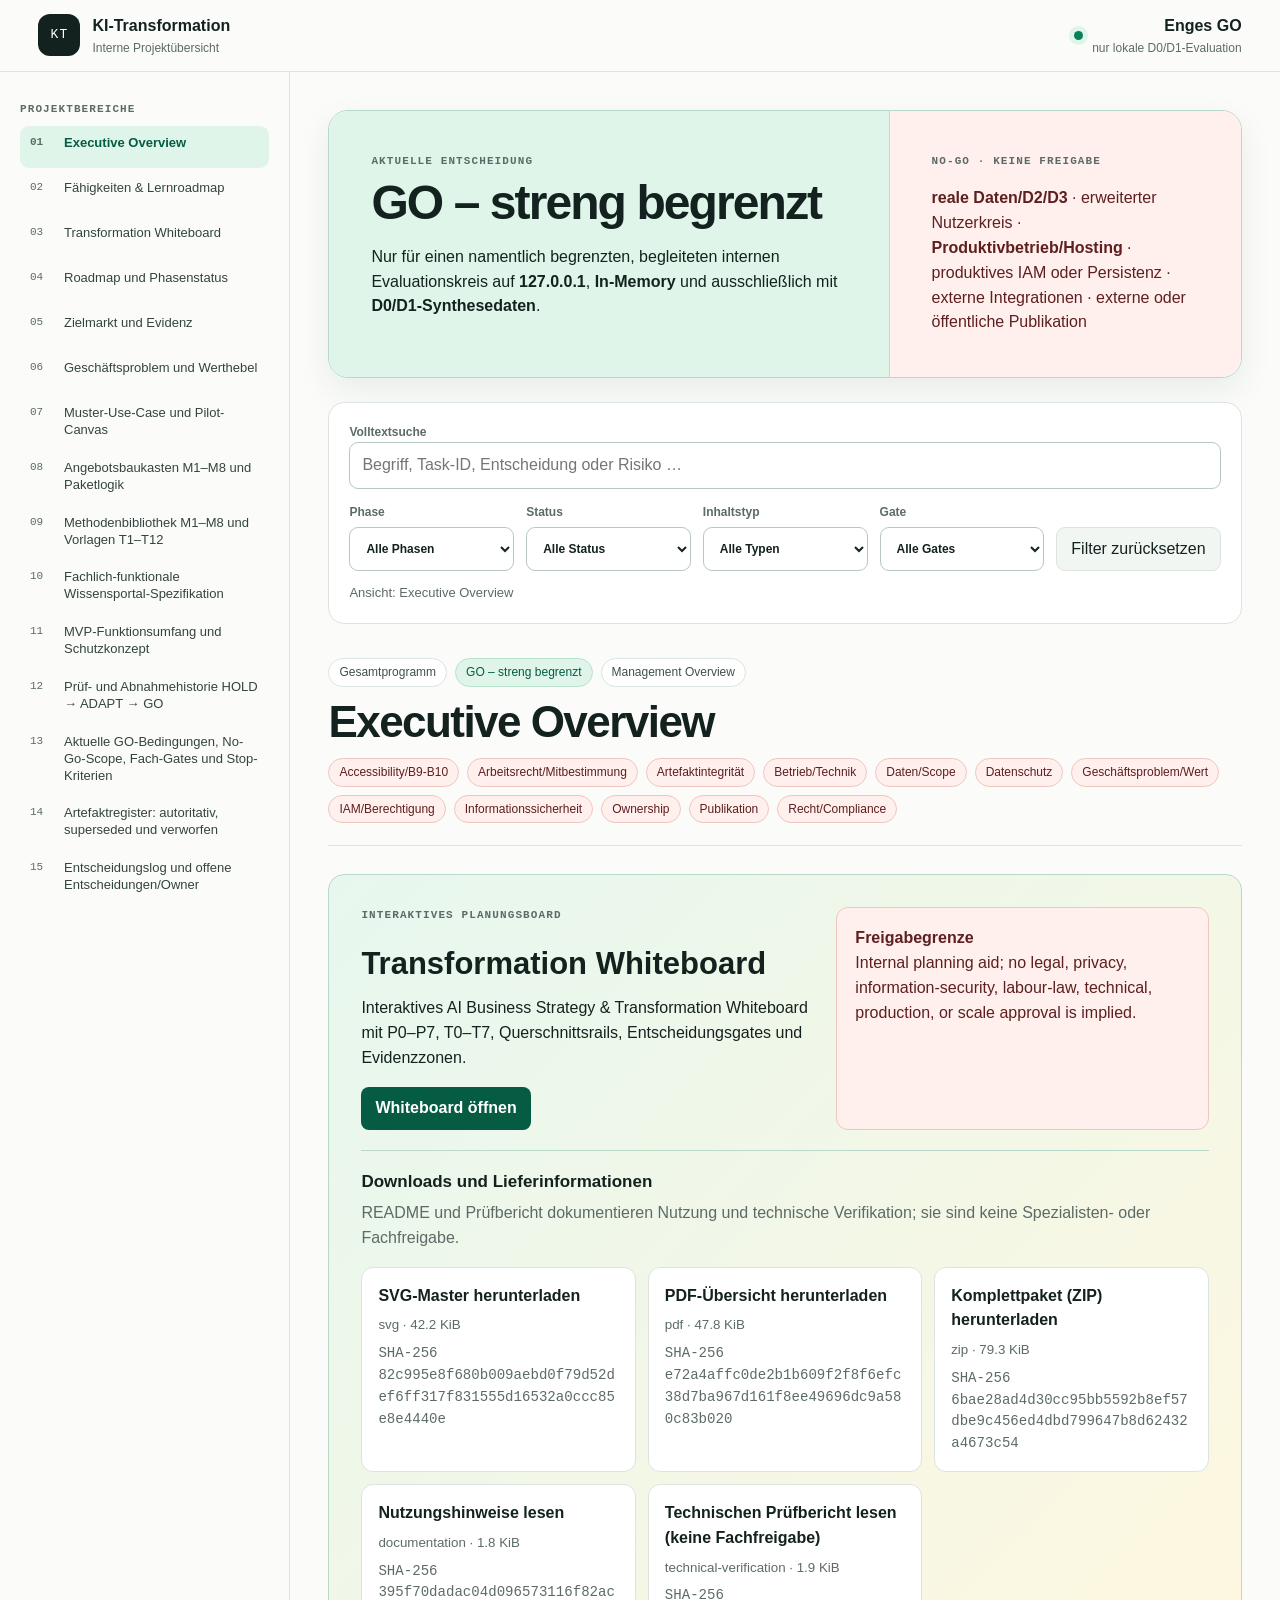
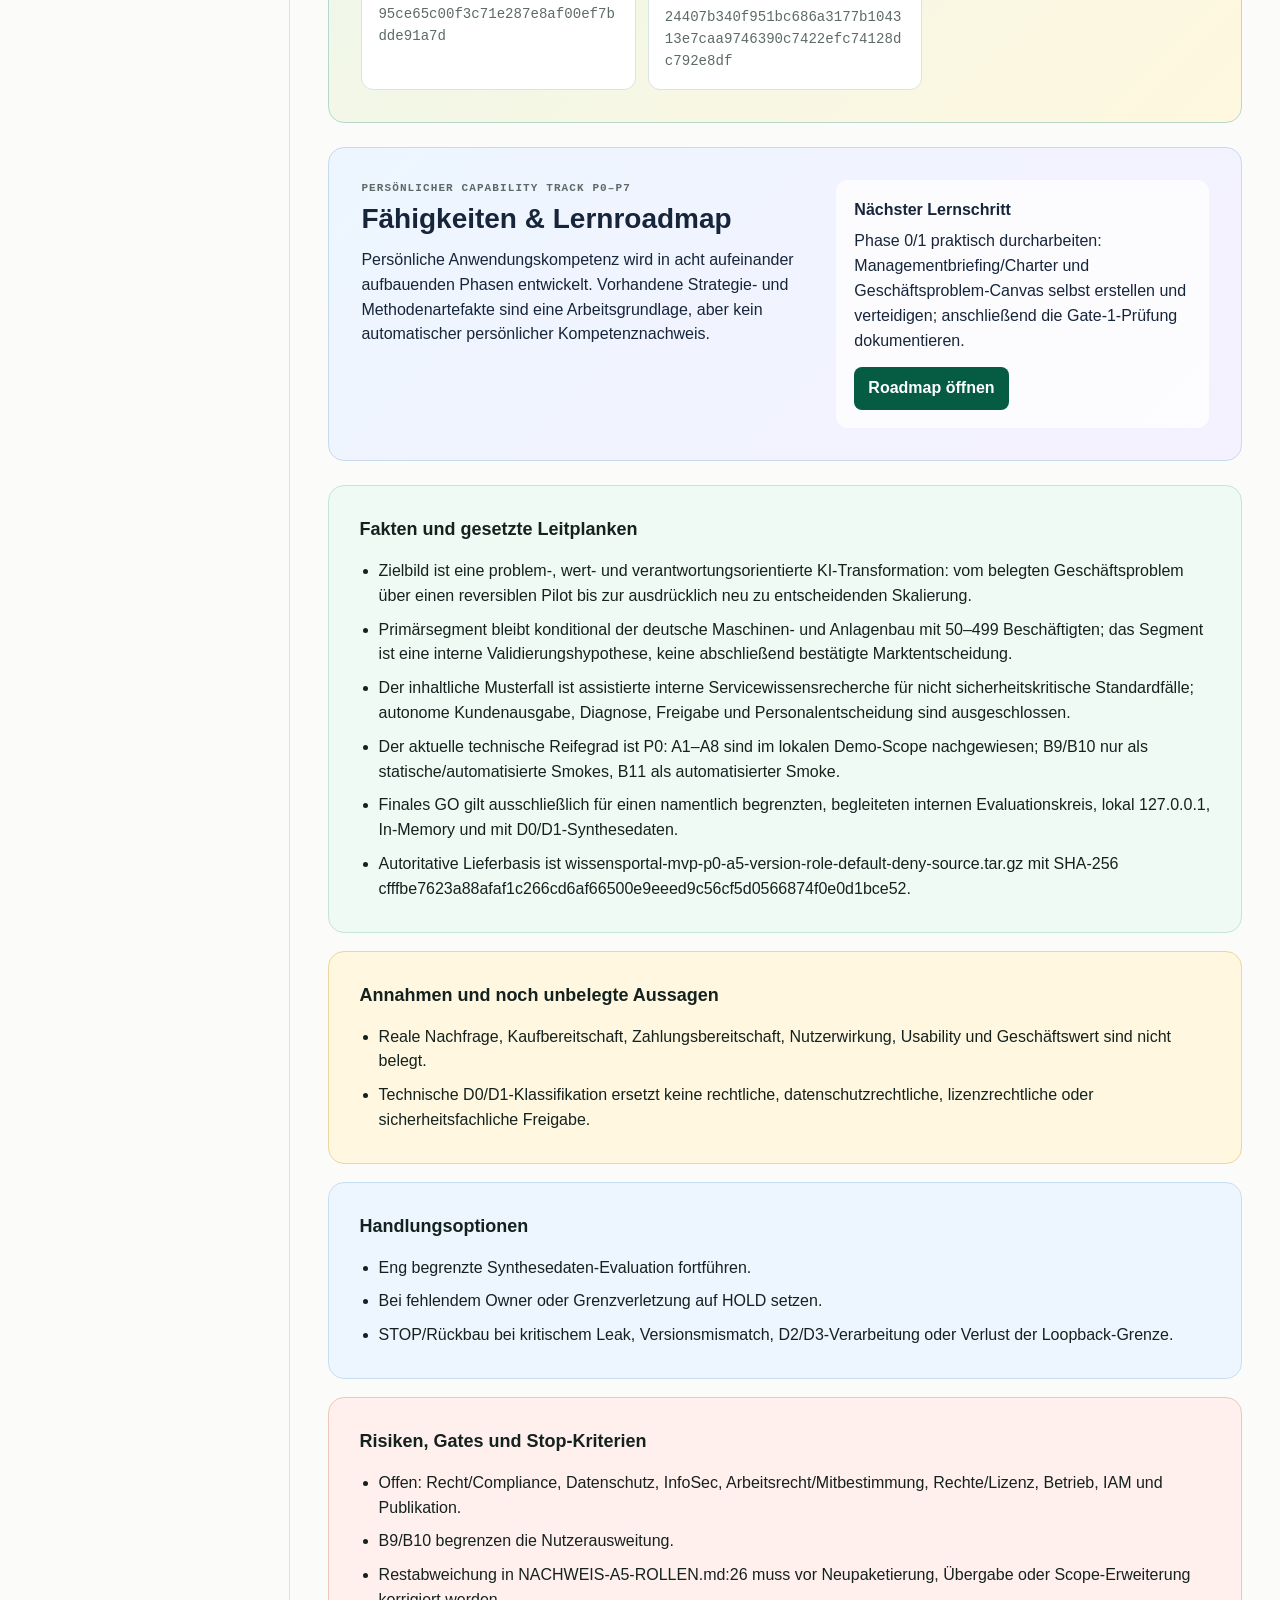
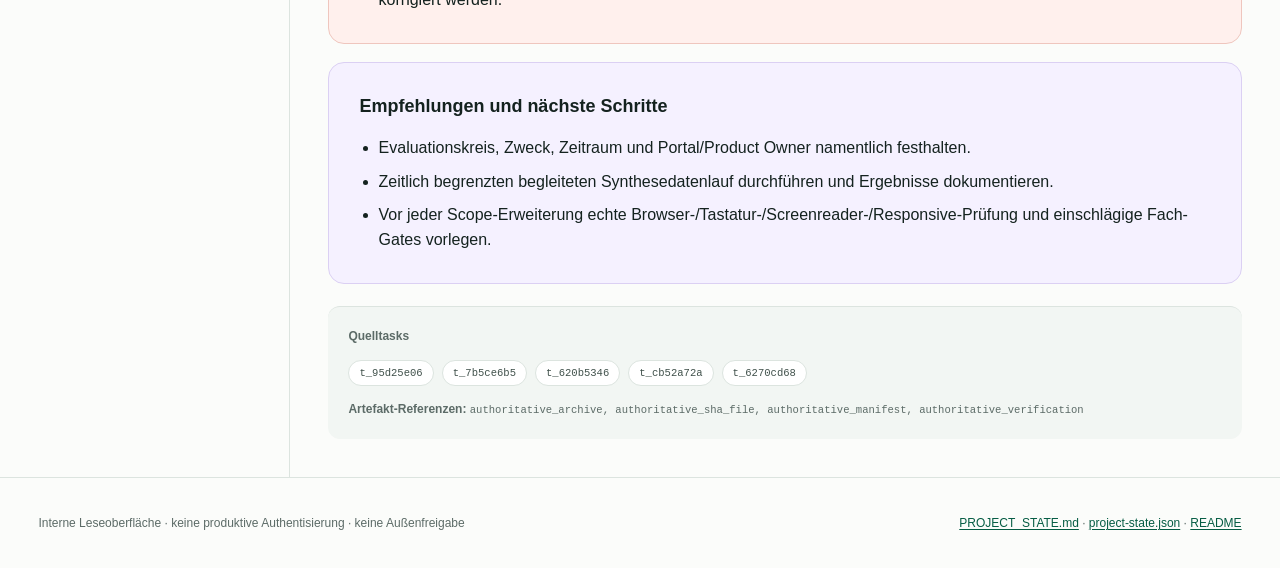
<file: index.html>
<!doctype html>
<html lang="de">
<head>
  <meta charset="utf-8">
  <meta name="viewport" content="width=device-width, initial-scale=1">
  <meta name="color-scheme" content="light">
  <title>KI-Transformation · Projektübersicht</title>
  <meta name="description" content="Lokale, quellengebundene Übersicht des KI-Transformationsvorhabens.">
  <link rel="stylesheet" href="styles.css">
  <script src="app.js" defer></script>
</head>
<body>
  <a class="skip-link" href="#content">Zum Inhalt springen</a>
  <header class="topbar">
    <a class="brand" href="?view=executive-overview" aria-label="Zur Projektübersicht">
      <span class="brand-mark" aria-hidden="true">KT</span>
      <span><strong>KI-Transformation</strong><small>Interne Projektübersicht</small></span>
    </a>
    <div class="topbar-status" aria-label="Aktuelle Reifegradentscheidung">
      <span class="pulse" aria-hidden="true"></span>
      <span><strong>Enges GO</strong><small>nur lokale D0/D1-Evaluation</small></span>
    </div>
  </header>

  <div class="shell">
    <aside class="sidebar" aria-label="Projektnavigation">
      <div class="sidebar-inner">
        <p class="eyebrow">Projektbereiche</p>
        <nav id="primary-nav" aria-label="Alle Inhalte">
          <p class="loading">Navigation wird geladen …</p>
        </nav>
        <div class="sidebar-meta">
          <span>13 Inhaltsbereiche · Transformation Whiteboard</span>
          <span>19 Quelltasks</span>
          <span>Stand: verifizierter Parent-Korpus</span>
        </div>
      </div>
    </aside>

    <main id="content" tabindex="-1">
      <section class="scope-banner" aria-labelledby="scope-title">
        <div class="scope-go">
          <p class="eyebrow">Aktuelle Entscheidung</p>
          <h1 id="scope-title">GO – streng begrenzt</h1>
          <p>Nur für einen namentlich begrenzten, begleiteten internen Evaluationskreis auf <strong>127.0.0.1</strong>, <strong>In-Memory</strong> und ausschließlich mit <strong>D0/D1-Synthesedaten</strong>.</p>
        </div>
        <div class="scope-no-go">
          <p class="eyebrow">No-Go · keine Freigabe</p>
          <p><strong>reale Daten/D2/D3</strong> · erweiterter Nutzerkreis · <strong>Produktivbetrieb/Hosting</strong> · produktives IAM oder Persistenz · externe Integrationen · externe oder öffentliche Publikation</p>
        </div>
      </section>

      <section class="controls" aria-labelledby="search-title">
        <div class="search-field">
          <label id="search-title" for="search">Volltextsuche</label>
          <input id="search" type="search" autocomplete="off" placeholder="Begriff, Task-ID, Entscheidung oder Risiko …">
        </div>
        <div class="filter-grid" aria-label="Inhalte filtern">
          <label>Phase<select id="filter-phase"><option value="">Alle Phasen</option></select></label>
          <label>Status<select id="filter-status"><option value="">Alle Status</option></select></label>
          <label>Inhaltstyp<select id="filter-type"><option value="">Alle Typen</option></select></label>
          <label>Gate<select id="filter-gate"><option value="">Alle Gates</option></select></label>
          <button id="clear-filters" type="button">Filter zurücksetzen</button>
        </div>
        <p id="result-status" class="result-status" role="status" aria-live="polite"></p>
      </section>

      <div id="view" aria-live="polite">
        <section class="loading-panel"><p>Daten werden lokal geladen …</p></section>
      </div>
    </main>
  </div>

  <footer>
    <p>Interne Leseoberfläche · keine produktive Authentisierung · keine Außenfreigabe</p>
    <p><a href="PROJECT_STATE.md">PROJECT_STATE.md</a> · <a href="project-state.json">project-state.json</a> · <a href="README.md">README</a></p>
  </footer>

  <noscript><p class="noscript">Diese lokale Übersicht benötigt JavaScript für Navigation, Suche und Filter. Die konsolidierten Inhalte stehen unter <a href="downloads/KI_TRANSFORMATION_CONTENT.md">KI_TRANSFORMATION_CONTENT.md</a> bereit.</p></noscript>
</body>
</html>
</file>
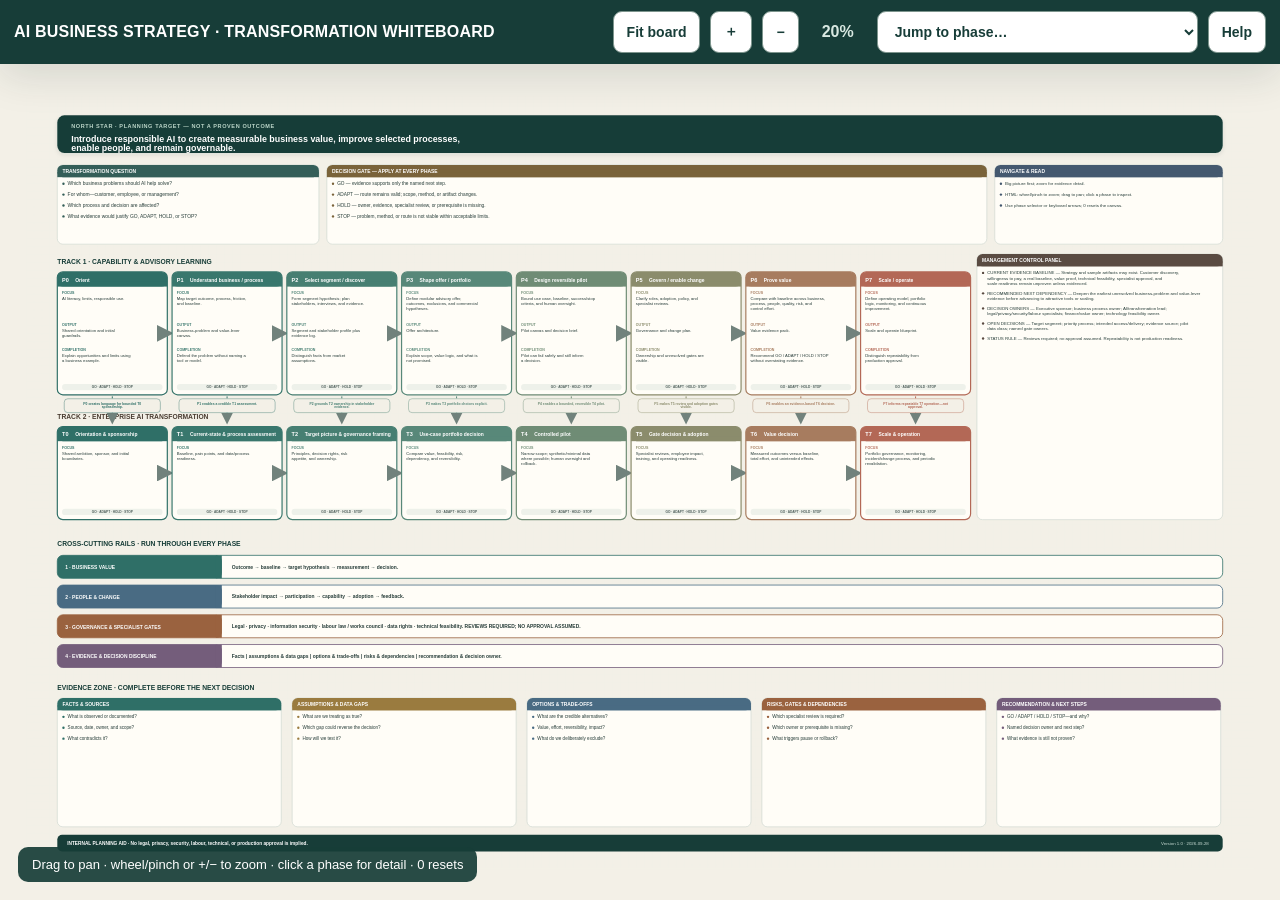
<file: whiteboard/index.html>
<!doctype html><html lang="en"><head><meta charset="utf-8"><meta name="viewport" content="width=device-width,initial-scale=1"><title>AI Business Strategy & Transformation Whiteboard</title><style>
:root{--ink:#173d38;--paper:#f3f0e7;--panel:#fffdf7;--line:#cbd5ce;--accent:#2f6f67;--shadow:0 12px 40px #132e2a22}*{box-sizing:border-box}html,body{height:100%;margin:0;overflow:hidden;background:var(--paper);color:#19312e;font-family:Arial,Helvetica,sans-serif}.app{display:grid;grid-template-rows:64px 1fr;height:100%}header{z-index:5;display:flex;align-items:center;gap:10px;padding:10px 14px;background:#173d38;color:#fff;box-shadow:var(--shadow)}header strong{font-size:16px;margin-right:auto;letter-spacing:.2px}button,select{height:42px;border:1px solid #7d958d;background:#fff;color:#173d38;border-radius:9px;padding:0 13px;font:700 14px Arial;cursor:pointer}button:hover,button:focus-visible,select:focus-visible{outline:3px solid #e0ad4f;outline-offset:2px}.stage{position:relative;overflow:hidden;touch-action:none;cursor:grab}.stage.dragging{cursor:grabbing}#board{position:absolute;transform-origin:0 0;will-change:transform;user-select:none}#board svg{display:block;width:6200px;height:3900px}.hint{position:absolute;left:18px;bottom:18px;background:#173d38eb;color:white;padding:10px 14px;border-radius:10px;font-size:13px;pointer-events:none}.zoomread{min-width:58px;text-align:center;color:#d8e8e1;font-weight:700}dialog{border:0;border-radius:18px;padding:0;width:min(620px,calc(100vw - 32px));max-height:calc(100vh - 90px);box-shadow:0 30px 100px #0b252080;background:#fffdf7;color:#19312e}dialog::backdrop{background:#122a2666}.dhead{padding:22px 24px 18px;background:#173d38;color:#fff;display:flex;gap:16px;align-items:start}.badge{font:900 17px Arial;border:1px solid #9fc2b5;border-radius:999px;padding:7px 10px}.dhead h2{margin:1px 0 3px;font-size:26px}.dhead p{margin:0;color:#d7e7df}.close{margin-left:auto;min-width:44px;border-color:#8eaaa0;font-size:20px}.dbody{padding:20px 24px 26px;overflow:auto;max-height:calc(100vh - 210px)}details{border-top:1px solid #d6ddd8;padding:13px 0}summary{cursor:pointer;font-weight:800;color:#315f57}details p{line-height:1.5;margin:10px 0}.warning{background:#f3ead7;border:1px solid #c49a54;border-radius:10px;padding:12px 14px;line-height:1.4}.small{font-size:12px;color:#526762}@media(max-width:800px){header strong{display:none}header{overflow-x:auto}.hint{font-size:11px}}@media(prefers-reduced-motion:reduce){*{scroll-behavior:auto!important}}@media print{header,.hint,dialog{display:none!important}body{overflow:visible}.stage{overflow:visible}#board{position:static!important;transform:none!important}#board svg{width:100%;height:auto}}
</style></head><body><main class="app"><header><strong>AI BUSINESS STRATEGY · TRANSFORMATION WHITEBOARD</strong><button id="fit" title="Fit whole board (0)">Fit board</button><button id="zin" aria-label="Zoom in">＋</button><button id="zout" aria-label="Zoom out">−</button><span class="zoomread" id="zoom">100%</span><select id="jump" aria-label="Jump to phase"><option value="">Jump to phase…</option><option value="P0">P0 · Orient</option><option value="T0">T0 · Orientation &amp; sponsorship</option><option value="P1">P1 · Understand business / process</option><option value="T1">T1 · Current-state &amp; process assessment</option><option value="P2">P2 · Select segment / discover</option><option value="T2">T2 · Target picture &amp; governance framing</option><option value="P3">P3 · Shape offer / portfolio</option><option value="T3">T3 · Use-case portfolio decision</option><option value="P4">P4 · Design reversible pilot</option><option value="T4">T4 · Controlled pilot</option><option value="P5">P5 · Govern / enable change</option><option value="T5">T5 · Gate decision &amp; adoption</option><option value="P6">P6 · Prove value</option><option value="T6">T6 · Value decision</option><option value="P7">P7 · Scale / operate</option><option value="T7">T7 · Scale &amp; operation</option></select><button id="help">Help</button></header><section class="stage" id="stage" aria-label="Pan and zoom whiteboard"><div id="board"><svg xmlns="http://www.w3.org/2000/svg" width="6200" height="3900" viewBox="0 0 6200 3900" role="img" aria-labelledby="title desc">
<title id="title">AI Business Strategy and Transformation Whiteboard</title><desc id="desc">An internal planning canvas connecting capability learning phases P0 to P7 with enterprise transformation stages T0 to T7, cross-cutting rails, decision gates, management evidence, and next decisions.</desc>
<defs><filter id="shadow" x="-10%" y="-10%" width="120%" height="130%"><feDropShadow dx="0" dy="10" stdDeviation="12" flood-color="#18322e" flood-opacity=".10"/></filter><marker id="arrow" markerWidth="12" markerHeight="12" refX="10" refY="6" orient="auto"><path d="M0 0L12 6L0 12z" fill="#71827c"/></marker><pattern id="grid" width="40" height="40" patternUnits="userSpaceOnUse"><path d="M40 0H0V40" fill="none" stroke="#dfe5df" stroke-width="1"/></pattern></defs>
<rect width="6200" height="3900" fill="#f3f0e7"/><rect width="6200" height="3900" fill="url(#grid)" opacity=".48"/>
<style>text{font-family:Arial,Helvetica,sans-serif} .phase-card{cursor:pointer} .phase-card:focus rect:first-of-type{stroke:#d39a2c;stroke-width:12} .phase-card:hover{filter:url(#shadow)} </style><rect x="160" y="100" width="5880" height="190" rx="36" fill="#173d38" filter="url(#shadow)"/><text x="230" y="166" font-size="28" fill="#bcd6c9" font-weight="800" letter-spacing="3">NORTH STAR · PLANNING TARGET — NOT A PROVEN OUTCOME</text><text x="230" y="235" font-size="45" fill="#ffffff" font-weight="800">Introduce responsible AI to create measurable business value, improve selected processes,</text><text x="230" y="278" font-size="45" fill="#ffffff" font-weight="800">enable people, and remain governable.</text><rect x="160" y="350" width="1320" height="400" rx="28" fill="#fffdf7" stroke="#cad4cc" stroke-width="3"/><rect x="160" y="350" width="1320" height="62" rx="28" fill="#345e58"/><rect x="160" y="386" width="1320" height="26" fill="#345e58"/><text x="186" y="392" font-size="25" fill="white" font-weight="800">TRANSFORMATION QUESTION</text><circle cx="191" cy="445" r="6" fill="#345e58"/><text x="212" y="452" font-size="25" fill="#263c38" font-weight="400" text-anchor="start"><tspan x="212" dy="0">Which business problems should AI help solve?</tspan></text><circle cx="191" cy="500" r="6" fill="#345e58"/><text x="212" y="507" font-size="25" fill="#263c38" font-weight="400" text-anchor="start"><tspan x="212" dy="0">For whom—customer, employee, or management?</tspan></text><circle cx="191" cy="555" r="6" fill="#345e58"/><text x="212" y="562" font-size="25" fill="#263c38" font-weight="400" text-anchor="start"><tspan x="212" dy="0">Which process and decision are affected?</tspan></text><circle cx="191" cy="610" r="6" fill="#345e58"/><text x="212" y="617" font-size="25" fill="#263c38" font-weight="400" text-anchor="start"><tspan x="212" dy="0">What evidence would justify GO, ADAPT, HOLD, or STOP?</tspan></text><rect x="1520" y="350" width="3330" height="400" rx="28" fill="#fffdf7" stroke="#cad4cc" stroke-width="3"/><rect x="1520" y="350" width="3330" height="62" rx="28" fill="#7a633a"/><rect x="1520" y="386" width="3330" height="26" fill="#7a633a"/><text x="1546" y="392" font-size="25" fill="white" font-weight="800">DECISION GATE — APPLY AT EVERY PHASE</text><circle cx="1551" cy="445" r="6" fill="#7a633a"/><text x="1572" y="452" font-size="24" fill="#263c38" font-weight="400" text-anchor="start"><tspan x="1572" dy="0">GO — evidence supports only the named next step.</tspan></text><circle cx="1551" cy="500" r="6" fill="#7a633a"/><text x="1572" y="507" font-size="24" fill="#263c38" font-weight="400" text-anchor="start"><tspan x="1572" dy="0">ADAPT — route remains valid; scope, method, or artifact changes.</tspan></text><circle cx="1551" cy="555" r="6" fill="#7a633a"/><text x="1572" y="562" font-size="24" fill="#263c38" font-weight="400" text-anchor="start"><tspan x="1572" dy="0">HOLD — owner, evidence, specialist review, or prerequisite is missing.</tspan></text><circle cx="1551" cy="610" r="6" fill="#7a633a"/><text x="1572" y="617" font-size="24" fill="#263c38" font-weight="400" text-anchor="start"><tspan x="1572" dy="0">STOP — problem, method, or route is not viable within acceptable limits.</tspan></text><rect x="4890" y="350" width="1150" height="400" rx="28" fill="#fffdf7" stroke="#cad4cc" stroke-width="3"/><rect x="4890" y="350" width="1150" height="62" rx="28" fill="#44586f"/><rect x="4890" y="386" width="1150" height="26" fill="#44586f"/><text x="4916" y="392" font-size="25" fill="white" font-weight="800">NAVIGATE &amp; READ</text><circle cx="4921" cy="445" r="6" fill="#44586f"/><text x="4942" y="452" font-size="22" fill="#263c38" font-weight="400" text-anchor="start"><tspan x="4942" dy="0">Big picture first; zoom for evidence detail.</tspan></text><circle cx="4921" cy="500" r="6" fill="#44586f"/><text x="4942" y="507" font-size="22" fill="#263c38" font-weight="400" text-anchor="start"><tspan x="4942" dy="0">HTML: wheel/pinch to zoom; drag to pan; click a phase to inspect.</tspan></text><circle cx="4921" cy="555" r="6" fill="#44586f"/><text x="4942" y="562" font-size="22" fill="#263c38" font-weight="400" text-anchor="start"><tspan x="4942" dy="0">Use phase selector or keyboard arrows; 0 resets the canvas.</tspan></text><text x="160" y="850" font-size="34" fill="#173d38" font-weight="900">TRACK 1 · CAPABILITY &amp; ADVISORY LEARNING</text><text x="160" y="1630" font-size="34" fill="#493c31" font-weight="900">TRACK 2 · ENTERPRISE AI TRANSFORMATION</text><g class="phase-card" data-phase="P0" role="button" tabindex="0" aria-label="Open P0 Orient details"><rect x="160" y="890" width="555" height="620" rx="28" fill="#fffdf7" stroke="#2f6f67" stroke-width="6"/><rect x="160" y="890" width="555" height="74" rx="28" fill="#2f6f67"/><rect x="160" y="938" width="555" height="26" fill="#2f6f67"/><text x="184" y="939" font-size="28" fill="white" font-weight="800">P0</text><text x="250" y="939" font-size="25" fill="white" font-weight="700">Orient</text><text x="184" y="1002" font-size="18" fill="#2f6f67" font-weight="800" text-anchor="start"><tspan x="184" dy="0">FOCUS</tspan></text><text x="184" y="1033" font-size="21" fill="#253a37" font-weight="400" text-anchor="start"><tspan x="184" dy="0">AI literacy, limits, responsible use.</tspan></text><text x="184" y="1162" font-size="18" fill="#2f6f67" font-weight="800" text-anchor="start"><tspan x="184" dy="0">OUTPUT</tspan></text><text x="184" y="1193" font-size="21" fill="#253a37" font-weight="400" text-anchor="start"><tspan x="184" dy="0">Shared orientation and initial</tspan><tspan x="184" dy="25">guardrails.</tspan></text><text x="184" y="1288" font-size="18" fill="#2f6f67" font-weight="800" text-anchor="start"><tspan x="184" dy="0">COMPLETION</tspan></text><text x="184" y="1319" font-size="21" fill="#253a37" font-weight="400" text-anchor="start"><tspan x="184" dy="0">Explain opportunities and limits using</tspan><tspan x="184" dy="25">a business example.</tspan></text><rect x="184" y="1455" width="507" height="32" rx="16" fill="#eef1ea"/><text x="437.5" y="1477" font-size="16" fill="#4a5b57" text-anchor="middle" font-weight="700">GO · ADAPT · HOLD · STOP</text></g><path d="M718 1200H733" stroke="#71827c" stroke-width="7" marker-end="url(#arrow)"/><g class="phase-card" data-phase="P1" role="button" tabindex="0" aria-label="Open P1 Understand business / process details"><rect x="739" y="890" width="555" height="620" rx="28" fill="#fffdf7" stroke="#39776d" stroke-width="6"/><rect x="739" y="890" width="555" height="74" rx="28" fill="#39776d"/><rect x="739" y="938" width="555" height="26" fill="#39776d"/><text x="763" y="939" font-size="28" fill="white" font-weight="800">P1</text><text x="829" y="939" font-size="25" fill="white" font-weight="700">Understand business / process</text><text x="763" y="1002" font-size="18" fill="#39776d" font-weight="800" text-anchor="start"><tspan x="763" dy="0">FOCUS</tspan></text><text x="763" y="1033" font-size="21" fill="#253a37" font-weight="400" text-anchor="start"><tspan x="763" dy="0">Map target outcome, process, friction,</tspan><tspan x="763" dy="25">and baseline.</tspan></text><text x="763" y="1162" font-size="18" fill="#39776d" font-weight="800" text-anchor="start"><tspan x="763" dy="0">OUTPUT</tspan></text><text x="763" y="1193" font-size="21" fill="#253a37" font-weight="400" text-anchor="start"><tspan x="763" dy="0">Business-problem and value-lever</tspan><tspan x="763" dy="25">canvas.</tspan></text><text x="763" y="1288" font-size="18" fill="#39776d" font-weight="800" text-anchor="start"><tspan x="763" dy="0">COMPLETION</tspan></text><text x="763" y="1319" font-size="21" fill="#253a37" font-weight="400" text-anchor="start"><tspan x="763" dy="0">Defend the problem without naming a</tspan><tspan x="763" dy="25">tool or model.</tspan></text><rect x="763" y="1455" width="507" height="32" rx="16" fill="#eef1ea"/><text x="1016.5" y="1477" font-size="16" fill="#4a5b57" text-anchor="middle" font-weight="700">GO · ADAPT · HOLD · STOP</text></g><path d="M1297 1200H1312" stroke="#71827c" stroke-width="7" marker-end="url(#arrow)"/><g class="phase-card" data-phase="P2" role="button" tabindex="0" aria-label="Open P2 Select segment / discover details"><rect x="1318" y="890" width="555" height="620" rx="28" fill="#fffdf7" stroke="#477f72" stroke-width="6"/><rect x="1318" y="890" width="555" height="74" rx="28" fill="#477f72"/><rect x="1318" y="938" width="555" height="26" fill="#477f72"/><text x="1342" y="939" font-size="28" fill="white" font-weight="800">P2</text><text x="1408" y="939" font-size="25" fill="white" font-weight="700">Select segment / discover</text><text x="1342" y="1002" font-size="18" fill="#477f72" font-weight="800" text-anchor="start"><tspan x="1342" dy="0">FOCUS</tspan></text><text x="1342" y="1033" font-size="21" fill="#253a37" font-weight="400" text-anchor="start"><tspan x="1342" dy="0">Form segment hypothesis; plan</tspan><tspan x="1342" dy="25">stakeholders, interviews, and evidence.</tspan></text><text x="1342" y="1162" font-size="18" fill="#477f72" font-weight="800" text-anchor="start"><tspan x="1342" dy="0">OUTPUT</tspan></text><text x="1342" y="1193" font-size="21" fill="#253a37" font-weight="400" text-anchor="start"><tspan x="1342" dy="0">Segment and stakeholder profile plus</tspan><tspan x="1342" dy="25">evidence log.</tspan></text><text x="1342" y="1288" font-size="18" fill="#477f72" font-weight="800" text-anchor="start"><tspan x="1342" dy="0">COMPLETION</tspan></text><text x="1342" y="1319" font-size="21" fill="#253a37" font-weight="400" text-anchor="start"><tspan x="1342" dy="0">Distinguish facts from market</tspan><tspan x="1342" dy="25">assumptions.</tspan></text><rect x="1342" y="1455" width="507" height="32" rx="16" fill="#eef1ea"/><text x="1595.5" y="1477" font-size="16" fill="#4a5b57" text-anchor="middle" font-weight="700">GO · ADAPT · HOLD · STOP</text></g><path d="M1876 1200H1891" stroke="#71827c" stroke-width="7" marker-end="url(#arrow)"/><g class="phase-card" data-phase="P3" role="button" tabindex="0" aria-label="Open P3 Shape offer / portfolio details"><rect x="1897" y="890" width="555" height="620" rx="28" fill="#fffdf7" stroke="#588879" stroke-width="6"/><rect x="1897" y="890" width="555" height="74" rx="28" fill="#588879"/><rect x="1897" y="938" width="555" height="26" fill="#588879"/><text x="1921" y="939" font-size="28" fill="white" font-weight="800">P3</text><text x="1987" y="939" font-size="25" fill="white" font-weight="700">Shape offer / portfolio</text><text x="1921" y="1002" font-size="18" fill="#588879" font-weight="800" text-anchor="start"><tspan x="1921" dy="0">FOCUS</tspan></text><text x="1921" y="1033" font-size="21" fill="#253a37" font-weight="400" text-anchor="start"><tspan x="1921" dy="0">Define modular advisory offer,</tspan><tspan x="1921" dy="25">outcomes, exclusions, and commercial</tspan><tspan x="1921" dy="25">hypotheses.</tspan></text><text x="1921" y="1162" font-size="18" fill="#588879" font-weight="800" text-anchor="start"><tspan x="1921" dy="0">OUTPUT</tspan></text><text x="1921" y="1193" font-size="21" fill="#253a37" font-weight="400" text-anchor="start"><tspan x="1921" dy="0">Offer architecture.</tspan></text><text x="1921" y="1288" font-size="18" fill="#588879" font-weight="800" text-anchor="start"><tspan x="1921" dy="0">COMPLETION</tspan></text><text x="1921" y="1319" font-size="21" fill="#253a37" font-weight="400" text-anchor="start"><tspan x="1921" dy="0">Explain scope, value logic, and what is</tspan><tspan x="1921" dy="25">not promised.</tspan></text><rect x="1921" y="1455" width="507" height="32" rx="16" fill="#eef1ea"/><text x="2174.5" y="1477" font-size="16" fill="#4a5b57" text-anchor="middle" font-weight="700">GO · ADAPT · HOLD · STOP</text></g><path d="M2455 1200H2470" stroke="#71827c" stroke-width="7" marker-end="url(#arrow)"/><g class="phase-card" data-phase="P4" role="button" tabindex="0" aria-label="Open P4 Design reversible pilot details"><rect x="2476" y="890" width="555" height="620" rx="28" fill="#fffdf7" stroke="#6f8c75" stroke-width="6"/><rect x="2476" y="890" width="555" height="74" rx="28" fill="#6f8c75"/><rect x="2476" y="938" width="555" height="26" fill="#6f8c75"/><text x="2500" y="939" font-size="28" fill="white" font-weight="800">P4</text><text x="2566" y="939" font-size="25" fill="white" font-weight="700">Design reversible pilot</text><text x="2500" y="1002" font-size="18" fill="#6f8c75" font-weight="800" text-anchor="start"><tspan x="2500" dy="0">FOCUS</tspan></text><text x="2500" y="1033" font-size="21" fill="#253a37" font-weight="400" text-anchor="start"><tspan x="2500" dy="0">Bound use case, baseline, success/stop</tspan><tspan x="2500" dy="25">criteria, and human oversight.</tspan></text><text x="2500" y="1162" font-size="18" fill="#6f8c75" font-weight="800" text-anchor="start"><tspan x="2500" dy="0">OUTPUT</tspan></text><text x="2500" y="1193" font-size="21" fill="#253a37" font-weight="400" text-anchor="start"><tspan x="2500" dy="0">Pilot canvas and decision brief.</tspan></text><text x="2500" y="1288" font-size="18" fill="#6f8c75" font-weight="800" text-anchor="start"><tspan x="2500" dy="0">COMPLETION</tspan></text><text x="2500" y="1319" font-size="21" fill="#253a37" font-weight="400" text-anchor="start"><tspan x="2500" dy="0">Pilot can fail safely and still inform</tspan><tspan x="2500" dy="25">a decision.</tspan></text><rect x="2500" y="1455" width="507" height="32" rx="16" fill="#eef1ea"/><text x="2753.5" y="1477" font-size="16" fill="#4a5b57" text-anchor="middle" font-weight="700">GO · ADAPT · HOLD · STOP</text></g><path d="M3034 1200H3049" stroke="#71827c" stroke-width="7" marker-end="url(#arrow)"/><g class="phase-card" data-phase="P5" role="button" tabindex="0" aria-label="Open P5 Govern / enable change details"><rect x="3055" y="890" width="555" height="620" rx="28" fill="#fffdf7" stroke="#8b8c6c" stroke-width="6"/><rect x="3055" y="890" width="555" height="74" rx="28" fill="#8b8c6c"/><rect x="3055" y="938" width="555" height="26" fill="#8b8c6c"/><text x="3079" y="939" font-size="28" fill="white" font-weight="800">P5</text><text x="3145" y="939" font-size="25" fill="white" font-weight="700">Govern / enable change</text><text x="3079" y="1002" font-size="18" fill="#8b8c6c" font-weight="800" text-anchor="start"><tspan x="3079" dy="0">FOCUS</tspan></text><text x="3079" y="1033" font-size="21" fill="#253a37" font-weight="400" text-anchor="start"><tspan x="3079" dy="0">Clarify roles, adoption, policy, and</tspan><tspan x="3079" dy="25">specialist reviews.</tspan></text><text x="3079" y="1162" font-size="18" fill="#8b8c6c" font-weight="800" text-anchor="start"><tspan x="3079" dy="0">OUTPUT</tspan></text><text x="3079" y="1193" font-size="21" fill="#253a37" font-weight="400" text-anchor="start"><tspan x="3079" dy="0">Governance and change plan.</tspan></text><text x="3079" y="1288" font-size="18" fill="#8b8c6c" font-weight="800" text-anchor="start"><tspan x="3079" dy="0">COMPLETION</tspan></text><text x="3079" y="1319" font-size="21" fill="#253a37" font-weight="400" text-anchor="start"><tspan x="3079" dy="0">Ownership and unresolved gates are</tspan><tspan x="3079" dy="25">visible.</tspan></text><rect x="3079" y="1455" width="507" height="32" rx="16" fill="#eef1ea"/><text x="3332.5" y="1477" font-size="16" fill="#4a5b57" text-anchor="middle" font-weight="700">GO · ADAPT · HOLD · STOP</text></g><path d="M3613 1200H3628" stroke="#71827c" stroke-width="7" marker-end="url(#arrow)"/><g class="phase-card" data-phase="P6" role="button" tabindex="0" aria-label="Open P6 Prove value details"><rect x="3634" y="890" width="555" height="620" rx="28" fill="#fffdf7" stroke="#a77c5f" stroke-width="6"/><rect x="3634" y="890" width="555" height="74" rx="28" fill="#a77c5f"/><rect x="3634" y="938" width="555" height="26" fill="#a77c5f"/><text x="3658" y="939" font-size="28" fill="white" font-weight="800">P6</text><text x="3724" y="939" font-size="25" fill="white" font-weight="700">Prove value</text><text x="3658" y="1002" font-size="18" fill="#a77c5f" font-weight="800" text-anchor="start"><tspan x="3658" dy="0">FOCUS</tspan></text><text x="3658" y="1033" font-size="21" fill="#253a37" font-weight="400" text-anchor="start"><tspan x="3658" dy="0">Compare with baseline across business,</tspan><tspan x="3658" dy="25">process, people, quality, risk, and</tspan><tspan x="3658" dy="25">control effort.</tspan></text><text x="3658" y="1162" font-size="18" fill="#a77c5f" font-weight="800" text-anchor="start"><tspan x="3658" dy="0">OUTPUT</tspan></text><text x="3658" y="1193" font-size="21" fill="#253a37" font-weight="400" text-anchor="start"><tspan x="3658" dy="0">Value evidence pack.</tspan></text><text x="3658" y="1288" font-size="18" fill="#a77c5f" font-weight="800" text-anchor="start"><tspan x="3658" dy="0">COMPLETION</tspan></text><text x="3658" y="1319" font-size="21" fill="#253a37" font-weight="400" text-anchor="start"><tspan x="3658" dy="0">Recommend GO / ADAPT / HOLD / STOP</tspan><tspan x="3658" dy="25">without overstating evidence.</tspan></text><rect x="3658" y="1455" width="507" height="32" rx="16" fill="#eef1ea"/><text x="3911.5" y="1477" font-size="16" fill="#4a5b57" text-anchor="middle" font-weight="700">GO · ADAPT · HOLD · STOP</text></g><path d="M4192 1200H4207" stroke="#71827c" stroke-width="7" marker-end="url(#arrow)"/><g class="phase-card" data-phase="P7" role="button" tabindex="0" aria-label="Open P7 Scale / operate details"><rect x="4213" y="890" width="555" height="620" rx="28" fill="#fffdf7" stroke="#b36856" stroke-width="6"/><rect x="4213" y="890" width="555" height="74" rx="28" fill="#b36856"/><rect x="4213" y="938" width="555" height="26" fill="#b36856"/><text x="4237" y="939" font-size="28" fill="white" font-weight="800">P7</text><text x="4303" y="939" font-size="25" fill="white" font-weight="700">Scale / operate</text><text x="4237" y="1002" font-size="18" fill="#b36856" font-weight="800" text-anchor="start"><tspan x="4237" dy="0">FOCUS</tspan></text><text x="4237" y="1033" font-size="21" fill="#253a37" font-weight="400" text-anchor="start"><tspan x="4237" dy="0">Define operating model, portfolio</tspan><tspan x="4237" dy="25">logic, monitoring, and continuous</tspan><tspan x="4237" dy="25">improvement.</tspan></text><text x="4237" y="1162" font-size="18" fill="#b36856" font-weight="800" text-anchor="start"><tspan x="4237" dy="0">OUTPUT</tspan></text><text x="4237" y="1193" font-size="21" fill="#253a37" font-weight="400" text-anchor="start"><tspan x="4237" dy="0">Scale and operate blueprint.</tspan></text><text x="4237" y="1288" font-size="18" fill="#b36856" font-weight="800" text-anchor="start"><tspan x="4237" dy="0">COMPLETION</tspan></text><text x="4237" y="1319" font-size="21" fill="#253a37" font-weight="400" text-anchor="start"><tspan x="4237" dy="0">Distinguish repeatability from</tspan><tspan x="4237" dy="25">production approval.</tspan></text><rect x="4237" y="1455" width="507" height="32" rx="16" fill="#eef1ea"/><text x="4490.5" y="1477" font-size="16" fill="#4a5b57" text-anchor="middle" font-weight="700">GO · ADAPT · HOLD · STOP</text></g><g class="phase-card" data-phase="T0" role="button" tabindex="0" aria-label="Open T0 Orientation &amp; sponsorship details"><rect x="160" y="1670" width="555" height="470" rx="28" fill="#fffdf7" stroke="#2f6f67" stroke-width="6"/><rect x="160" y="1670" width="555" height="74" rx="28" fill="#2f6f67"/><rect x="160" y="1718" width="555" height="26" fill="#2f6f67"/><text x="184" y="1719" font-size="28" fill="white" font-weight="800">T0</text><text x="250" y="1719" font-size="25" fill="white" font-weight="700">Orientation &amp; sponsorship</text><text x="184" y="1782" font-size="18" fill="#2f6f67" font-weight="800" text-anchor="start"><tspan x="184" dy="0">FOCUS</tspan></text><text x="184" y="1813" font-size="21" fill="#253a37" font-weight="400" text-anchor="start"><tspan x="184" dy="0">Shared ambition, sponsor, and initial</tspan><tspan x="184" dy="25">boundaries.</tspan></text><rect x="184" y="2085" width="507" height="32" rx="16" fill="#eef1ea"/><text x="437.5" y="2107" font-size="16" fill="#4a5b57" text-anchor="middle" font-weight="700">GO · ADAPT · HOLD · STOP</text></g><path d="M437.5 1518V1650" stroke="#2f6f67" stroke-width="5" stroke-dasharray="10 9" marker-end="url(#arrow)"/><rect x="195" y="1530" width="485" height="70" rx="18" fill="#f3f0e7" stroke="#2f6f67" stroke-width="2"/><text x="437.5" y="1560" font-size="17" fill="#2f6f67" font-weight="700" text-anchor="middle"><tspan x="437.5" dy="0">P0 creates language for bounded T0</tspan><tspan x="437.5" dy="19">sponsorship.</tspan></text><path d="M718 1905H733" stroke="#71827c" stroke-width="7" marker-end="url(#arrow)"/><g class="phase-card" data-phase="T1" role="button" tabindex="0" aria-label="Open T1 Current-state &amp; process assessment details"><rect x="739" y="1670" width="555" height="470" rx="28" fill="#fffdf7" stroke="#39776d" stroke-width="6"/><rect x="739" y="1670" width="555" height="74" rx="28" fill="#39776d"/><rect x="739" y="1718" width="555" height="26" fill="#39776d"/><text x="763" y="1719" font-size="28" fill="white" font-weight="800">T1</text><text x="829" y="1719" font-size="25" fill="white" font-weight="700">Current-state &amp; process assessment</text><text x="763" y="1782" font-size="18" fill="#39776d" font-weight="800" text-anchor="start"><tspan x="763" dy="0">FOCUS</tspan></text><text x="763" y="1813" font-size="21" fill="#253a37" font-weight="400" text-anchor="start"><tspan x="763" dy="0">Baseline, pain points, and data/process</tspan><tspan x="763" dy="25">readiness.</tspan></text><rect x="763" y="2085" width="507" height="32" rx="16" fill="#eef1ea"/><text x="1016.5" y="2107" font-size="16" fill="#4a5b57" text-anchor="middle" font-weight="700">GO · ADAPT · HOLD · STOP</text></g><path d="M1016.5 1518V1650" stroke="#39776d" stroke-width="5" stroke-dasharray="10 9" marker-end="url(#arrow)"/><rect x="774" y="1530" width="485" height="70" rx="18" fill="#f3f0e7" stroke="#39776d" stroke-width="2"/><text x="1016.5" y="1560" font-size="17" fill="#39776d" font-weight="700" text-anchor="middle"><tspan x="1016.5" dy="0">P1 enables a credible T1 assessment.</tspan></text><path d="M1297 1905H1312" stroke="#71827c" stroke-width="7" marker-end="url(#arrow)"/><g class="phase-card" data-phase="T2" role="button" tabindex="0" aria-label="Open T2 Target picture &amp; governance framing details"><rect x="1318" y="1670" width="555" height="470" rx="28" fill="#fffdf7" stroke="#477f72" stroke-width="6"/><rect x="1318" y="1670" width="555" height="74" rx="28" fill="#477f72"/><rect x="1318" y="1718" width="555" height="26" fill="#477f72"/><text x="1342" y="1719" font-size="28" fill="white" font-weight="800">T2</text><text x="1408" y="1719" font-size="25" fill="white" font-weight="700">Target picture &amp; governance framing</text><text x="1342" y="1782" font-size="18" fill="#477f72" font-weight="800" text-anchor="start"><tspan x="1342" dy="0">FOCUS</tspan></text><text x="1342" y="1813" font-size="21" fill="#253a37" font-weight="400" text-anchor="start"><tspan x="1342" dy="0">Principles, decision rights, risk</tspan><tspan x="1342" dy="25">appetite, and ownership.</tspan></text><rect x="1342" y="2085" width="507" height="32" rx="16" fill="#eef1ea"/><text x="1595.5" y="2107" font-size="16" fill="#4a5b57" text-anchor="middle" font-weight="700">GO · ADAPT · HOLD · STOP</text></g><path d="M1595.5 1518V1650" stroke="#477f72" stroke-width="5" stroke-dasharray="10 9" marker-end="url(#arrow)"/><rect x="1353" y="1530" width="485" height="70" rx="18" fill="#f3f0e7" stroke="#477f72" stroke-width="2"/><text x="1595.5" y="1560" font-size="17" fill="#477f72" font-weight="700" text-anchor="middle"><tspan x="1595.5" dy="0">P2 grounds T2 ownership in stakeholder</tspan><tspan x="1595.5" dy="19">evidence.</tspan></text><path d="M1876 1905H1891" stroke="#71827c" stroke-width="7" marker-end="url(#arrow)"/><g class="phase-card" data-phase="T3" role="button" tabindex="0" aria-label="Open T3 Use-case portfolio decision details"><rect x="1897" y="1670" width="555" height="470" rx="28" fill="#fffdf7" stroke="#588879" stroke-width="6"/><rect x="1897" y="1670" width="555" height="74" rx="28" fill="#588879"/><rect x="1897" y="1718" width="555" height="26" fill="#588879"/><text x="1921" y="1719" font-size="28" fill="white" font-weight="800">T3</text><text x="1987" y="1719" font-size="25" fill="white" font-weight="700">Use-case portfolio decision</text><text x="1921" y="1782" font-size="18" fill="#588879" font-weight="800" text-anchor="start"><tspan x="1921" dy="0">FOCUS</tspan></text><text x="1921" y="1813" font-size="21" fill="#253a37" font-weight="400" text-anchor="start"><tspan x="1921" dy="0">Compare value, feasibility, risk,</tspan><tspan x="1921" dy="25">dependency, and reversibility.</tspan></text><rect x="1921" y="2085" width="507" height="32" rx="16" fill="#eef1ea"/><text x="2174.5" y="2107" font-size="16" fill="#4a5b57" text-anchor="middle" font-weight="700">GO · ADAPT · HOLD · STOP</text></g><path d="M2174.5 1518V1650" stroke="#588879" stroke-width="5" stroke-dasharray="10 9" marker-end="url(#arrow)"/><rect x="1932" y="1530" width="485" height="70" rx="18" fill="#f3f0e7" stroke="#588879" stroke-width="2"/><text x="2174.5" y="1560" font-size="17" fill="#588879" font-weight="700" text-anchor="middle"><tspan x="2174.5" dy="0">P3 makes T3 portfolio choices explicit.</tspan></text><path d="M2455 1905H2470" stroke="#71827c" stroke-width="7" marker-end="url(#arrow)"/><g class="phase-card" data-phase="T4" role="button" tabindex="0" aria-label="Open T4 Controlled pilot details"><rect x="2476" y="1670" width="555" height="470" rx="28" fill="#fffdf7" stroke="#6f8c75" stroke-width="6"/><rect x="2476" y="1670" width="555" height="74" rx="28" fill="#6f8c75"/><rect x="2476" y="1718" width="555" height="26" fill="#6f8c75"/><text x="2500" y="1719" font-size="28" fill="white" font-weight="800">T4</text><text x="2566" y="1719" font-size="25" fill="white" font-weight="700">Controlled pilot</text><text x="2500" y="1782" font-size="18" fill="#6f8c75" font-weight="800" text-anchor="start"><tspan x="2500" dy="0">FOCUS</tspan></text><text x="2500" y="1813" font-size="21" fill="#253a37" font-weight="400" text-anchor="start"><tspan x="2500" dy="0">Narrow scope; synthetic/minimal data</tspan><tspan x="2500" dy="25">where possible; human oversight and</tspan><tspan x="2500" dy="25">rollback.</tspan></text><rect x="2500" y="2085" width="507" height="32" rx="16" fill="#eef1ea"/><text x="2753.5" y="2107" font-size="16" fill="#4a5b57" text-anchor="middle" font-weight="700">GO · ADAPT · HOLD · STOP</text></g><path d="M2753.5 1518V1650" stroke="#6f8c75" stroke-width="5" stroke-dasharray="10 9" marker-end="url(#arrow)"/><rect x="2511" y="1530" width="485" height="70" rx="18" fill="#f3f0e7" stroke="#6f8c75" stroke-width="2"/><text x="2753.5" y="1560" font-size="17" fill="#6f8c75" font-weight="700" text-anchor="middle"><tspan x="2753.5" dy="0">P4 enables a bounded, reversible T4 pilot.</tspan></text><path d="M3034 1905H3049" stroke="#71827c" stroke-width="7" marker-end="url(#arrow)"/><g class="phase-card" data-phase="T5" role="button" tabindex="0" aria-label="Open T5 Gate decision &amp; adoption details"><rect x="3055" y="1670" width="555" height="470" rx="28" fill="#fffdf7" stroke="#8b8c6c" stroke-width="6"/><rect x="3055" y="1670" width="555" height="74" rx="28" fill="#8b8c6c"/><rect x="3055" y="1718" width="555" height="26" fill="#8b8c6c"/><text x="3079" y="1719" font-size="28" fill="white" font-weight="800">T5</text><text x="3145" y="1719" font-size="25" fill="white" font-weight="700">Gate decision &amp; adoption</text><text x="3079" y="1782" font-size="18" fill="#8b8c6c" font-weight="800" text-anchor="start"><tspan x="3079" dy="0">FOCUS</tspan></text><text x="3079" y="1813" font-size="21" fill="#253a37" font-weight="400" text-anchor="start"><tspan x="3079" dy="0">Specialist reviews, employee impact,</tspan><tspan x="3079" dy="25">training, and operating readiness.</tspan></text><rect x="3079" y="2085" width="507" height="32" rx="16" fill="#eef1ea"/><text x="3332.5" y="2107" font-size="16" fill="#4a5b57" text-anchor="middle" font-weight="700">GO · ADAPT · HOLD · STOP</text></g><path d="M3332.5 1518V1650" stroke="#8b8c6c" stroke-width="5" stroke-dasharray="10 9" marker-end="url(#arrow)"/><rect x="3090" y="1530" width="485" height="70" rx="18" fill="#f3f0e7" stroke="#8b8c6c" stroke-width="2"/><text x="3332.5" y="1560" font-size="17" fill="#8b8c6c" font-weight="700" text-anchor="middle"><tspan x="3332.5" dy="0">P5 makes T5 review and adoption gates</tspan><tspan x="3332.5" dy="19">visible.</tspan></text><path d="M3613 1905H3628" stroke="#71827c" stroke-width="7" marker-end="url(#arrow)"/><g class="phase-card" data-phase="T6" role="button" tabindex="0" aria-label="Open T6 Value decision details"><rect x="3634" y="1670" width="555" height="470" rx="28" fill="#fffdf7" stroke="#a77c5f" stroke-width="6"/><rect x="3634" y="1670" width="555" height="74" rx="28" fill="#a77c5f"/><rect x="3634" y="1718" width="555" height="26" fill="#a77c5f"/><text x="3658" y="1719" font-size="28" fill="white" font-weight="800">T6</text><text x="3724" y="1719" font-size="25" fill="white" font-weight="700">Value decision</text><text x="3658" y="1782" font-size="18" fill="#a77c5f" font-weight="800" text-anchor="start"><tspan x="3658" dy="0">FOCUS</tspan></text><text x="3658" y="1813" font-size="21" fill="#253a37" font-weight="400" text-anchor="start"><tspan x="3658" dy="0">Measured outcomes versus baseline,</tspan><tspan x="3658" dy="25">total effort, and unintended effects.</tspan></text><rect x="3658" y="2085" width="507" height="32" rx="16" fill="#eef1ea"/><text x="3911.5" y="2107" font-size="16" fill="#4a5b57" text-anchor="middle" font-weight="700">GO · ADAPT · HOLD · STOP</text></g><path d="M3911.5 1518V1650" stroke="#a77c5f" stroke-width="5" stroke-dasharray="10 9" marker-end="url(#arrow)"/><rect x="3669" y="1530" width="485" height="70" rx="18" fill="#f3f0e7" stroke="#a77c5f" stroke-width="2"/><text x="3911.5" y="1560" font-size="17" fill="#a77c5f" font-weight="700" text-anchor="middle"><tspan x="3911.5" dy="0">P6 enables an evidence-based T6 decision.</tspan></text><path d="M4192 1905H4207" stroke="#71827c" stroke-width="7" marker-end="url(#arrow)"/><g class="phase-card" data-phase="T7" role="button" tabindex="0" aria-label="Open T7 Scale &amp; operation details"><rect x="4213" y="1670" width="555" height="470" rx="28" fill="#fffdf7" stroke="#b36856" stroke-width="6"/><rect x="4213" y="1670" width="555" height="74" rx="28" fill="#b36856"/><rect x="4213" y="1718" width="555" height="26" fill="#b36856"/><text x="4237" y="1719" font-size="28" fill="white" font-weight="800">T7</text><text x="4303" y="1719" font-size="25" fill="white" font-weight="700">Scale &amp; operation</text><text x="4237" y="1782" font-size="18" fill="#b36856" font-weight="800" text-anchor="start"><tspan x="4237" dy="0">FOCUS</tspan></text><text x="4237" y="1813" font-size="21" fill="#253a37" font-weight="400" text-anchor="start"><tspan x="4237" dy="0">Portfolio governance, monitoring,</tspan><tspan x="4237" dy="25">incident/change process, and periodic</tspan><tspan x="4237" dy="25">revalidation.</tspan></text><rect x="4237" y="2085" width="507" height="32" rx="16" fill="#eef1ea"/><text x="4490.5" y="2107" font-size="16" fill="#4a5b57" text-anchor="middle" font-weight="700">GO · ADAPT · HOLD · STOP</text></g><path d="M4490.5 1518V1650" stroke="#b36856" stroke-width="5" stroke-dasharray="10 9" marker-end="url(#arrow)"/><rect x="4248" y="1530" width="485" height="70" rx="18" fill="#f3f0e7" stroke="#b36856" stroke-width="2"/><text x="4490.5" y="1560" font-size="17" fill="#b36856" font-weight="700" text-anchor="middle"><tspan x="4490.5" dy="0">P7 informs repeatable T7 operation—not</tspan><tspan x="4490.5" dy="19">approval.</tspan></text><rect x="4800" y="800" width="1240" height="1340" rx="28" fill="#fffdf7" stroke="#cad4cc" stroke-width="3"/><rect x="4800" y="800" width="1240" height="62" rx="28" fill="#5a4b42"/><rect x="4800" y="836" width="1240" height="26" fill="#5a4b42"/><text x="4826" y="842" font-size="25" fill="white" font-weight="800">MANAGEMENT CONTROL PANEL</text><circle cx="4831" cy="895" r="6" fill="#5a4b42"/><text x="4852" y="902" font-size="22" fill="#263c38" font-weight="400" text-anchor="start"><tspan x="4852" dy="0">CURRENT EVIDENCE BASELINE — Strategy and sample artifacts may exist. Customer discovery,</tspan><tspan x="4852" dy="27">willingness to pay, a real baseline, value proof, technical feasibility, specialist approval, and</tspan><tspan x="4852" dy="27">scale readiness remain unproven unless evidenced.</tspan></text><circle cx="4831" cy="998" r="6" fill="#5a4b42"/><text x="4852" y="1005" font-size="22" fill="#263c38" font-weight="400" text-anchor="start"><tspan x="4852" dy="0">RECOMMENDED NEXT DEPENDENCY — Deepen the earliest unresolved business-problem and value-lever</tspan><tspan x="4852" dy="27">evidence before advancing to attractive tools or scaling.</tspan></text><circle cx="4831" cy="1074" r="6" fill="#5a4b42"/><text x="4852" y="1081" font-size="22" fill="#263c38" font-weight="400" text-anchor="start"><tspan x="4852" dy="0">DECISION OWNERS — Executive sponsor; business process owner; AI/transformation lead;</tspan><tspan x="4852" dy="27">legal/privacy/security/labour specialists; finance/value owner; technology feasibility owner.</tspan></text><circle cx="4831" cy="1150" r="6" fill="#5a4b42"/><text x="4852" y="1157" font-size="22" fill="#263c38" font-weight="400" text-anchor="start"><tspan x="4852" dy="0">OPEN DECISIONS — Target segment; priority process; intended access/delivery; evidence source; pilot</tspan><tspan x="4852" dy="27">data class; named gate owners.</tspan></text><circle cx="4831" cy="1226" r="6" fill="#5a4b42"/><text x="4852" y="1233" font-size="22" fill="#263c38" font-weight="400" text-anchor="start"><tspan x="4852" dy="0">STATUS RULE — Reviews required; no approval assumed. Repeatability is not production readiness.</tspan></text><text x="160" y="2275" font-size="34" fill="#173d38" font-weight="900">CROSS-CUTTING RAILS · RUN THROUGH EVERY PHASE</text><rect x="160" y="2320" width="5880" height="116" rx="28" fill="#fffdf7" stroke="#2f6f67" stroke-width="4"/><rect x="160" y="2320" width="830" height="116" rx="28" fill="#2f6f67"/><rect x="960" y="2320" width="30" height="116" fill="#2f6f67"/><text x="200" y="2390" font-size="25" fill="white" font-weight="900">1 · BUSINESS VALUE</text><text x="1040" y="2387" font-size="25" fill="#263c38" font-weight="600" text-anchor="start"><tspan x="1040" dy="0">Outcome → baseline → target hypothesis → measurement → decision.</tspan></text><rect x="160" y="2470" width="5880" height="116" rx="28" fill="#fffdf7" stroke="#496b83" stroke-width="4"/><rect x="160" y="2470" width="830" height="116" rx="28" fill="#496b83"/><rect x="960" y="2470" width="30" height="116" fill="#496b83"/><text x="200" y="2540" font-size="25" fill="white" font-weight="900">2 · PEOPLE &amp; CHANGE</text><text x="1040" y="2537" font-size="25" fill="#263c38" font-weight="600" text-anchor="start"><tspan x="1040" dy="0">Stakeholder impact → participation → capability → adoption → feedback.</tspan></text><rect x="160" y="2620" width="5880" height="116" rx="28" fill="#fffdf7" stroke="#9a623f" stroke-width="4"/><rect x="160" y="2620" width="830" height="116" rx="28" fill="#9a623f"/><rect x="960" y="2620" width="30" height="116" fill="#9a623f"/><text x="200" y="2690" font-size="25" fill="white" font-weight="900">3 · GOVERNANCE &amp; SPECIALIST GATES</text><text x="1040" y="2687" font-size="25" fill="#263c38" font-weight="600" text-anchor="start"><tspan x="1040" dy="0">Legal · privacy · information security · labour law / works council · data rights · technical feasibility. REVIEWS REQUIRED; NO APPROVAL ASSUMED.</tspan></text><rect x="160" y="2770" width="5880" height="116" rx="28" fill="#fffdf7" stroke="#745d7b" stroke-width="4"/><rect x="160" y="2770" width="830" height="116" rx="28" fill="#745d7b"/><rect x="960" y="2770" width="30" height="116" fill="#745d7b"/><text x="200" y="2840" font-size="25" fill="white" font-weight="900">4 · EVIDENCE &amp; DECISION DISCIPLINE</text><text x="1040" y="2837" font-size="25" fill="#263c38" font-weight="600" text-anchor="start"><tspan x="1040" dy="0">Facts | assumptions &amp; data gaps | options &amp; trade-offs | risks &amp; dependencies | recommendation &amp; decision owner.</tspan></text><text x="160" y="3000" font-size="34" fill="#173d38" font-weight="900">EVIDENCE ZONE · COMPLETE BEFORE THE NEXT DECISION</text><rect x="160" y="3040" width="1130" height="650" rx="28" fill="#fffdf7" stroke="#cad4cc" stroke-width="3"/><rect x="160" y="3040" width="1130" height="62" rx="28" fill="#2f6f67"/><rect x="160" y="3076" width="1130" height="26" fill="#2f6f67"/><text x="186" y="3082" font-size="25" fill="white" font-weight="800">FACTS &amp; SOURCES</text><circle cx="191" cy="3135" r="6" fill="#2f6f67"/><text x="212" y="3142" font-size="23" fill="#263c38" font-weight="400" text-anchor="start"><tspan x="212" dy="0">What is observed or documented?</tspan></text><circle cx="191" cy="3190" r="6" fill="#2f6f67"/><text x="212" y="3197" font-size="23" fill="#263c38" font-weight="400" text-anchor="start"><tspan x="212" dy="0">Source, date, owner, and scope?</tspan></text><circle cx="191" cy="3245" r="6" fill="#2f6f67"/><text x="212" y="3252" font-size="23" fill="#263c38" font-weight="400" text-anchor="start"><tspan x="212" dy="0">What contradicts it?</tspan></text><rect x="1345" y="3040" width="1130" height="650" rx="28" fill="#fffdf7" stroke="#cad4cc" stroke-width="3"/><rect x="1345" y="3040" width="1130" height="62" rx="28" fill="#9a7b3f"/><rect x="1345" y="3076" width="1130" height="26" fill="#9a7b3f"/><text x="1371" y="3082" font-size="25" fill="white" font-weight="800">ASSUMPTIONS &amp; DATA GAPS</text><circle cx="1376" cy="3135" r="6" fill="#9a7b3f"/><text x="1397" y="3142" font-size="23" fill="#263c38" font-weight="400" text-anchor="start"><tspan x="1397" dy="0">What are we treating as true?</tspan></text><circle cx="1376" cy="3190" r="6" fill="#9a7b3f"/><text x="1397" y="3197" font-size="23" fill="#263c38" font-weight="400" text-anchor="start"><tspan x="1397" dy="0">Which gap could reverse the decision?</tspan></text><circle cx="1376" cy="3245" r="6" fill="#9a7b3f"/><text x="1397" y="3252" font-size="23" fill="#263c38" font-weight="400" text-anchor="start"><tspan x="1397" dy="0">How will we test it?</tspan></text><rect x="2530" y="3040" width="1130" height="650" rx="28" fill="#fffdf7" stroke="#cad4cc" stroke-width="3"/><rect x="2530" y="3040" width="1130" height="62" rx="28" fill="#496b83"/><rect x="2530" y="3076" width="1130" height="26" fill="#496b83"/><text x="2556" y="3082" font-size="25" fill="white" font-weight="800">OPTIONS &amp; TRADE-OFFS</text><circle cx="2561" cy="3135" r="6" fill="#496b83"/><text x="2582" y="3142" font-size="23" fill="#263c38" font-weight="400" text-anchor="start"><tspan x="2582" dy="0">What are the credible alternatives?</tspan></text><circle cx="2561" cy="3190" r="6" fill="#496b83"/><text x="2582" y="3197" font-size="23" fill="#263c38" font-weight="400" text-anchor="start"><tspan x="2582" dy="0">Value, effort, reversibility, impact?</tspan></text><circle cx="2561" cy="3245" r="6" fill="#496b83"/><text x="2582" y="3252" font-size="23" fill="#263c38" font-weight="400" text-anchor="start"><tspan x="2582" dy="0">What do we deliberately exclude?</tspan></text><rect x="3715" y="3040" width="1130" height="650" rx="28" fill="#fffdf7" stroke="#cad4cc" stroke-width="3"/><rect x="3715" y="3040" width="1130" height="62" rx="28" fill="#9a623f"/><rect x="3715" y="3076" width="1130" height="26" fill="#9a623f"/><text x="3741" y="3082" font-size="25" fill="white" font-weight="800">RISKS, GATES &amp; DEPENDENCIES</text><circle cx="3746" cy="3135" r="6" fill="#9a623f"/><text x="3767" y="3142" font-size="23" fill="#263c38" font-weight="400" text-anchor="start"><tspan x="3767" dy="0">Which specialist review is required?</tspan></text><circle cx="3746" cy="3190" r="6" fill="#9a623f"/><text x="3767" y="3197" font-size="23" fill="#263c38" font-weight="400" text-anchor="start"><tspan x="3767" dy="0">Which owner or prerequisite is missing?</tspan></text><circle cx="3746" cy="3245" r="6" fill="#9a623f"/><text x="3767" y="3252" font-size="23" fill="#263c38" font-weight="400" text-anchor="start"><tspan x="3767" dy="0">What triggers pause or rollback?</tspan></text><rect x="4900" y="3040" width="1130" height="650" rx="28" fill="#fffdf7" stroke="#cad4cc" stroke-width="3"/><rect x="4900" y="3040" width="1130" height="62" rx="28" fill="#745d7b"/><rect x="4900" y="3076" width="1130" height="26" fill="#745d7b"/><text x="4926" y="3082" font-size="25" fill="white" font-weight="800">RECOMMENDATION &amp; NEXT STEPS</text><circle cx="4931" cy="3135" r="6" fill="#745d7b"/><text x="4952" y="3142" font-size="23" fill="#263c38" font-weight="400" text-anchor="start"><tspan x="4952" dy="0">GO / ADAPT / HOLD / STOP—and why?</tspan></text><circle cx="4931" cy="3190" r="6" fill="#745d7b"/><text x="4952" y="3197" font-size="23" fill="#263c38" font-weight="400" text-anchor="start"><tspan x="4952" dy="0">Named decision owner and next step?</tspan></text><circle cx="4931" cy="3245" r="6" fill="#745d7b"/><text x="4952" y="3252" font-size="23" fill="#263c38" font-weight="400" text-anchor="start"><tspan x="4952" dy="0">What evidence is still not proven?</tspan></text><rect x="160" y="3730" width="5880" height="84" rx="24" fill="#173d38"/><text x="210" y="3782" font-size="24" fill="white" font-weight="700">INTERNAL PLANNING AID · No legal, privacy, security, labour, technical, or production approval is implied.</text><text x="5970" y="3782" text-anchor="end" font-size="22" fill="#cbded6">Version 1.0 · 2026-09-28</text></svg></div><div class="hint">Drag to pan · wheel/pinch or +/− to zoom · click a phase for detail · 0 resets</div></section></main>
<dialog id="inspector"><div class="dhead"><span class="badge" id="dcode">P0</span><div><h2 id="dtitle">Phase</h2><p id="dtrack"></p></div><button class="close" id="close" aria-label="Close details">×</button></div><div class="dbody"><details open><summary>Focus</summary><p id="dfocus"></p></details><details open><summary>Output / aligned capability</summary><p id="doutput"></p></details><details open><summary>Completion test</summary><p id="dcompletion"></p></details><details open><summary>Paired track & enabling link</summary><p><strong id="dpaired"></strong></p><p id="drelationship"></p><p id="dtransformation"></p></details><details><summary>Decision gate</summary><p id="dgate"></p></details><p class="warning">Reviews required; no approval assumed. This board is an internal planning aid, not evidence of production readiness.</p></div></dialog>
<dialog id="helpbox"><div class="dhead"><div><h2>Navigate the canvas</h2><p>Offline controls—no account or network required.</p></div><button class="close" id="helpclose">×</button></div><div class="dbody"><p><b>Pan:</b> drag empty canvas, use arrow keys, or touch-drag.</p><p><b>Zoom:</b> mouse wheel, trackpad, pinch, ＋/− buttons, or keyboard +/−.</p><p><b>Inspect:</b> click a P/T phase card, tab to a card and press Enter, or use the phase selector.</p><p><b>Reset:</b> Fit board or press 0. Press Escape to close a panel.</p><p class="small">All content is embedded in this file. No analytics, trackers, CDNs, accounts, or network calls.</p></div></dialog>
<script>const DATA={"P0": {"code": "P0", "title": "Orient", "track": "Capability & advisory learning", "focus": "AI literacy, limits, responsible use.", "output": "Shared orientation and initial guardrails.", "completion": "Explain opportunities and limits using a business example.", "paired": "T0 · Orientation & sponsorship", "relationship": "P0 creates language for bounded T0 sponsorship.", "transformation": "Shared ambition, sponsor, and initial boundaries.", "gate": "GO · named next step only   |   ADAPT · change scope/method/artifact   |   HOLD · owner/evidence/review/prerequisite missing   |   STOP · not viable within acceptable limits"}, "T0": {"code": "T0", "title": "Orientation & sponsorship", "track": "Enterprise AI transformation", "focus": "Shared ambition, sponsor, and initial boundaries.", "output": "Aligned capability: P0 · Orient", "completion": "Advance only when the named next-step evidence and required owners/reviews are explicit.", "paired": "P0 · Orient", "relationship": "P0 creates language for bounded T0 sponsorship.", "transformation": "Shared ambition, sponsor, and initial boundaries.", "gate": "GO · named next step only   |   ADAPT · change scope/method/artifact   |   HOLD · owner/evidence/review/prerequisite missing   |   STOP · not viable within acceptable limits"}, "P1": {"code": "P1", "title": "Understand business / process", "track": "Capability & advisory learning", "focus": "Map target outcome, process, friction, and baseline.", "output": "Business-problem and value-lever canvas.", "completion": "Defend the problem without naming a tool or model.", "paired": "T1 · Current-state & process assessment", "relationship": "P1 enables a credible T1 assessment.", "transformation": "Baseline, pain points, and data/process readiness.", "gate": "GO · named next step only   |   ADAPT · change scope/method/artifact   |   HOLD · owner/evidence/review/prerequisite missing   |   STOP · not viable within acceptable limits"}, "T1": {"code": "T1", "title": "Current-state & process assessment", "track": "Enterprise AI transformation", "focus": "Baseline, pain points, and data/process readiness.", "output": "Aligned capability: P1 · Understand business / process", "completion": "Advance only when the named next-step evidence and required owners/reviews are explicit.", "paired": "P1 · Understand business / process", "relationship": "P1 enables a credible T1 assessment.", "transformation": "Baseline, pain points, and data/process readiness.", "gate": "GO · named next step only   |   ADAPT · change scope/method/artifact   |   HOLD · owner/evidence/review/prerequisite missing   |   STOP · not viable within acceptable limits"}, "P2": {"code": "P2", "title": "Select segment / discover", "track": "Capability & advisory learning", "focus": "Form segment hypothesis; plan stakeholders, interviews, and evidence.", "output": "Segment and stakeholder profile plus evidence log.", "completion": "Distinguish facts from market assumptions.", "paired": "T2 · Target picture & governance framing", "relationship": "P2 grounds T2 ownership in stakeholder evidence.", "transformation": "Principles, decision rights, risk appetite, and ownership.", "gate": "GO · named next step only   |   ADAPT · change scope/method/artifact   |   HOLD · owner/evidence/review/prerequisite missing   |   STOP · not viable within acceptable limits"}, "T2": {"code": "T2", "title": "Target picture & governance framing", "track": "Enterprise AI transformation", "focus": "Principles, decision rights, risk appetite, and ownership.", "output": "Aligned capability: P2 · Select segment / discover", "completion": "Advance only when the named next-step evidence and required owners/reviews are explicit.", "paired": "P2 · Select segment / discover", "relationship": "P2 grounds T2 ownership in stakeholder evidence.", "transformation": "Principles, decision rights, risk appetite, and ownership.", "gate": "GO · named next step only   |   ADAPT · change scope/method/artifact   |   HOLD · owner/evidence/review/prerequisite missing   |   STOP · not viable within acceptable limits"}, "P3": {"code": "P3", "title": "Shape offer / portfolio", "track": "Capability & advisory learning", "focus": "Define modular advisory offer, outcomes, exclusions, and commercial hypotheses.", "output": "Offer architecture.", "completion": "Explain scope, value logic, and what is not promised.", "paired": "T3 · Use-case portfolio decision", "relationship": "P3 makes T3 portfolio choices explicit.", "transformation": "Compare value, feasibility, risk, dependency, and reversibility.", "gate": "GO · named next step only   |   ADAPT · change scope/method/artifact   |   HOLD · owner/evidence/review/prerequisite missing   |   STOP · not viable within acceptable limits"}, "T3": {"code": "T3", "title": "Use-case portfolio decision", "track": "Enterprise AI transformation", "focus": "Compare value, feasibility, risk, dependency, and reversibility.", "output": "Aligned capability: P3 · Shape offer / portfolio", "completion": "Advance only when the named next-step evidence and required owners/reviews are explicit.", "paired": "P3 · Shape offer / portfolio", "relationship": "P3 makes T3 portfolio choices explicit.", "transformation": "Compare value, feasibility, risk, dependency, and reversibility.", "gate": "GO · named next step only   |   ADAPT · change scope/method/artifact   |   HOLD · owner/evidence/review/prerequisite missing   |   STOP · not viable within acceptable limits"}, "P4": {"code": "P4", "title": "Design reversible pilot", "track": "Capability & advisory learning", "focus": "Bound use case, baseline, success/stop criteria, and human oversight.", "output": "Pilot canvas and decision brief.", "completion": "Pilot can fail safely and still inform a decision.", "paired": "T4 · Controlled pilot", "relationship": "P4 enables a bounded, reversible T4 pilot.", "transformation": "Narrow scope; synthetic/minimal data where possible; human oversight and rollback.", "gate": "GO · named next step only   |   ADAPT · change scope/method/artifact   |   HOLD · owner/evidence/review/prerequisite missing   |   STOP · not viable within acceptable limits"}, "T4": {"code": "T4", "title": "Controlled pilot", "track": "Enterprise AI transformation", "focus": "Narrow scope; synthetic/minimal data where possible; human oversight and rollback.", "output": "Aligned capability: P4 · Design reversible pilot", "completion": "Advance only when the named next-step evidence and required owners/reviews are explicit.", "paired": "P4 · Design reversible pilot", "relationship": "P4 enables a bounded, reversible T4 pilot.", "transformation": "Narrow scope; synthetic/minimal data where possible; human oversight and rollback.", "gate": "GO · named next step only   |   ADAPT · change scope/method/artifact   |   HOLD · owner/evidence/review/prerequisite missing   |   STOP · not viable within acceptable limits"}, "P5": {"code": "P5", "title": "Govern / enable change", "track": "Capability & advisory learning", "focus": "Clarify roles, adoption, policy, and specialist reviews.", "output": "Governance and change plan.", "completion": "Ownership and unresolved gates are visible.", "paired": "T5 · Gate decision & adoption", "relationship": "P5 makes T5 review and adoption gates visible.", "transformation": "Specialist reviews, employee impact, training, and operating readiness.", "gate": "GO · named next step only   |   ADAPT · change scope/method/artifact   |   HOLD · owner/evidence/review/prerequisite missing   |   STOP · not viable within acceptable limits"}, "T5": {"code": "T5", "title": "Gate decision & adoption", "track": "Enterprise AI transformation", "focus": "Specialist reviews, employee impact, training, and operating readiness.", "output": "Aligned capability: P5 · Govern / enable change", "completion": "Advance only when the named next-step evidence and required owners/reviews are explicit.", "paired": "P5 · Govern / enable change", "relationship": "P5 makes T5 review and adoption gates visible.", "transformation": "Specialist reviews, employee impact, training, and operating readiness.", "gate": "GO · named next step only   |   ADAPT · change scope/method/artifact   |   HOLD · owner/evidence/review/prerequisite missing   |   STOP · not viable within acceptable limits"}, "P6": {"code": "P6", "title": "Prove value", "track": "Capability & advisory learning", "focus": "Compare with baseline across business, process, people, quality, risk, and control effort.", "output": "Value evidence pack.", "completion": "Recommend GO / ADAPT / HOLD / STOP without overstating evidence.", "paired": "T6 · Value decision", "relationship": "P6 enables an evidence-based T6 decision.", "transformation": "Measured outcomes versus baseline, total effort, and unintended effects.", "gate": "GO · named next step only   |   ADAPT · change scope/method/artifact   |   HOLD · owner/evidence/review/prerequisite missing   |   STOP · not viable within acceptable limits"}, "T6": {"code": "T6", "title": "Value decision", "track": "Enterprise AI transformation", "focus": "Measured outcomes versus baseline, total effort, and unintended effects.", "output": "Aligned capability: P6 · Prove value", "completion": "Advance only when the named next-step evidence and required owners/reviews are explicit.", "paired": "P6 · Prove value", "relationship": "P6 enables an evidence-based T6 decision.", "transformation": "Measured outcomes versus baseline, total effort, and unintended effects.", "gate": "GO · named next step only   |   ADAPT · change scope/method/artifact   |   HOLD · owner/evidence/review/prerequisite missing   |   STOP · not viable within acceptable limits"}, "P7": {"code": "P7", "title": "Scale / operate", "track": "Capability & advisory learning", "focus": "Define operating model, portfolio logic, monitoring, and continuous improvement.", "output": "Scale and operate blueprint.", "completion": "Distinguish repeatability from production approval.", "paired": "T7 · Scale & operation", "relationship": "P7 informs repeatable T7 operation—not approval.", "transformation": "Portfolio governance, monitoring, incident/change process, and periodic revalidation.", "gate": "GO · named next step only   |   ADAPT · change scope/method/artifact   |   HOLD · owner/evidence/review/prerequisite missing   |   STOP · not viable within acceptable limits"}, "T7": {"code": "T7", "title": "Scale & operation", "track": "Enterprise AI transformation", "focus": "Portfolio governance, monitoring, incident/change process, and periodic revalidation.", "output": "Aligned capability: P7 · Scale / operate", "completion": "Advance only when the named next-step evidence and required owners/reviews are explicit.", "paired": "P7 · Scale / operate", "relationship": "P7 informs repeatable T7 operation—not approval.", "transformation": "Portfolio governance, monitoring, incident/change process, and periodic revalidation.", "gate": "GO · named next step only   |   ADAPT · change scope/method/artifact   |   HOLD · owner/evidence/review/prerequisite missing   |   STOP · not viable within acceptable limits"}};const stage=document.querySelector('#stage'),board=document.querySelector('#board'),zoomEl=document.querySelector('#zoom');let s=1,x=0,y=0,drag=false,lastX=0,lastY=0;const clamp=(v,a,b)=>Math.max(a,Math.min(b,v));function draw(){board.style.transform=`translate(${x}px,${y}px) scale(${s})`;zoomEl.textContent=Math.round(s*100)+'%'}function fit(){const r=stage.getBoundingClientRect();s=Math.min(r.width/6200,r.height/3900)*.96;x=(r.width-6200*s)/2;y=(r.height-3900*s)/2;draw()}function zoomAt(f,cx,cy){const old=s;s=clamp(s*f,.08,2.5);x=cx-(cx-x)*(s/old);y=cy-(cy-y)*(s/old);draw()}stage.addEventListener('wheel',e=>{e.preventDefault();const r=stage.getBoundingClientRect();zoomAt(e.deltaY<0?1.12:.89,e.clientX-r.left,e.clientY-r.top)},{passive:false});stage.addEventListener('pointerdown',e=>{if(e.target.closest('.phase-card'))return;drag=true;lastX=e.clientX;lastY=e.clientY;stage.setPointerCapture(e.pointerId);stage.classList.add('dragging')});stage.addEventListener('pointermove',e=>{if(!drag)return;x+=e.clientX-lastX;y+=e.clientY-lastY;lastX=e.clientX;lastY=e.clientY;draw()});stage.addEventListener('pointerup',()=>{drag=false;stage.classList.remove('dragging')});function showPhase(code){const d=DATA[code];if(!d)return;for(const [k,v] of Object.entries(d)){const el=document.querySelector('#d'+k);if(el)el.textContent=v}document.querySelector('#inspector').showModal()}document.querySelectorAll('.phase-card').forEach(el=>{el.addEventListener('click',()=>showPhase(el.dataset.phase));el.addEventListener('keydown',e=>{if(e.key==='Enter'||e.key===' '){e.preventDefault();showPhase(el.dataset.phase)}})});document.querySelector('#close').onclick=()=>document.querySelector('#inspector').close();document.querySelector('#fit').onclick=fit;document.querySelector('#zin').onclick=()=>zoomAt(1.2,stage.clientWidth/2,stage.clientHeight/2);document.querySelector('#zout').onclick=()=>zoomAt(.82,stage.clientWidth/2,stage.clientHeight/2);document.querySelector('#jump').onchange=e=>{if(!e.target.value)return;const el=document.querySelector(`[data-phase="${e.target.value}"]`);const box=el.getBBox();s=.55;x=stage.clientWidth/2-(box.x+box.width/2)*s;y=stage.clientHeight/2-(box.y+box.height/2)*s;draw();showPhase(e.target.value);e.target.value=''};document.querySelector('#help').onclick=()=>document.querySelector('#helpbox').showModal();document.querySelector('#helpclose').onclick=()=>document.querySelector('#helpbox').close();window.addEventListener('keydown',e=>{if(document.querySelector('dialog[open]'))return;if(e.key==='0')fit();else if(e.key==='+'||e.key==='=')zoomAt(1.2,stage.clientWidth/2,stage.clientHeight/2);else if(e.key==='-')zoomAt(.82,stage.clientWidth/2,stage.clientHeight/2);else if(e.key==='ArrowLeft'){x+=80;draw()}else if(e.key==='ArrowRight'){x-=80;draw()}else if(e.key==='ArrowUp'){y+=80;draw()}else if(e.key==='ArrowDown'){y-=80;draw()}});window.addEventListener('resize',fit);fit();window.__WHITEBOARD_READY__=true;</script></body></html>
</file>
<file: styles.css>
:root {
  --ink: #14221f;
  --muted: #5c6b67;
  --paper: #fbfcfa;
  --surface: #ffffff;
  --surface-soft: #f2f6f3;
  --line: #dce4df;
  --accent: #087f5b;
  --accent-deep: #055c43;
  --accent-soft: #dff5ea;
  --danger: #9c2e2e;
  --danger-soft: #fff0ed;
  --amber: #8a5700;
  --amber-soft: #fff7df;
  --blue: #215b8f;
  --blue-soft: #edf6ff;
  --violet: #60469b;
  --violet-soft: #f5f1ff;
  --shadow: 0 12px 32px rgba(28, 55, 45, 0.08);
  --radius: 16px;
  --focus: #0067c5;
}

* { box-sizing: border-box; }
html { scroll-behavior: smooth; }
body {
  margin: 0;
  color: var(--ink);
  background: var(--paper);
  font-family: Avenir, "Segoe UI", Helvetica, Arial, sans-serif;
  line-height: 1.55;
}
a { color: var(--accent-deep); text-decoration-thickness: .08em; text-underline-offset: .18em; }
a:hover { color: var(--accent); }
button, input, select { font: inherit; }
button, select, input { min-height: 44px; }
:focus-visible { outline: 3px solid var(--focus); outline-offset: 3px; }
.skip-link {
  position: fixed;
  z-index: 100;
  top: 10px;
  left: 10px;
  padding: 10px 16px;
  transform: translateY(-150%);
  color: white;
  background: var(--ink);
  border-radius: 8px;
}
.skip-link:focus { transform: translateY(0); }

.topbar {
  position: sticky;
  z-index: 20;
  top: 0;
  display: flex;
  align-items: center;
  justify-content: space-between;
  min-height: 72px;
  padding: 10px clamp(18px, 3vw, 42px);
  background: rgba(251, 252, 250, .96);
  border-bottom: 1px solid var(--line);
}
.brand { display: flex; align-items: center; gap: 12px; color: var(--ink); text-decoration: none; }
.brand-mark {
  display: grid;
  width: 42px;
  height: 42px;
  place-items: center;
  color: white;
  background: var(--ink);
  border-radius: 12px;
  font-family: ui-monospace, SFMono-Regular, Consolas, monospace;
  font-size: 13px;
  letter-spacing: .08em;
}
.brand span:last-child, .topbar-status span:last-child { display: flex; flex-direction: column; }
.brand small, .topbar-status small { color: var(--muted); font-size: 12px; }
.topbar-status { display: flex; align-items: center; gap: 9px; text-align: right; }
.pulse { width: 9px; height: 9px; background: var(--accent); border-radius: 50%; box-shadow: 0 0 0 5px var(--accent-soft); }

.shell { display: grid; grid-template-columns: 290px minmax(0, 1fr); max-width: 1600px; margin: 0 auto; }
.sidebar { border-right: 1px solid var(--line); }
.sidebar-inner { position: sticky; top: 73px; max-height: calc(100vh - 73px); padding: 28px 20px 32px; overflow-y: auto; }
.eyebrow {
  margin: 0 0 8px;
  color: var(--muted);
  font-family: ui-monospace, SFMono-Regular, Consolas, monospace;
  font-size: 11px;
  font-weight: 700;
  letter-spacing: .1em;
  text-transform: uppercase;
}
#primary-nav { display: grid; gap: 3px; }
.nav-link {
  display: grid;
  grid-template-columns: 26px 1fr;
  gap: 8px;
  align-items: start;
  min-height: 42px;
  padding: 9px 10px;
  color: #33443f;
  border-radius: 9px;
  font-size: 13px;
  line-height: 1.3;
  text-decoration: none;
}
.nav-link:hover { color: var(--ink); background: var(--surface-soft); }
.nav-link[aria-current="page"] { color: var(--accent-deep); background: var(--accent-soft); font-weight: 700; }
.nav-number { color: var(--muted); font-family: ui-monospace, SFMono-Regular, Consolas, monospace; font-size: 11px; }
.sidebar-meta { display: grid; gap: 4px; margin-top: 24px; padding-top: 16px; color: var(--muted); border-top: 1px solid var(--line); font-size: 11px; }

main { min-width: 0; padding: clamp(20px, 3vw, 44px); }
.scope-banner {
  display: grid;
  grid-template-columns: minmax(0, 1.35fr) minmax(270px, .85fr);
  overflow: hidden;
  margin-bottom: 24px;
  border: 1px solid #b9d8ca;
  border-radius: 20px;
  box-shadow: var(--shadow);
}
.scope-go, .scope-no-go { padding: clamp(22px, 4vw, 42px); }
.scope-go { background: var(--accent-soft); }
.scope-no-go { color: #5d1f1f; background: var(--danger-soft); border-left: 1px solid #efc6be; }
.scope-banner h1 { margin: 0 0 8px; font-size: clamp(30px, 4vw, 48px); line-height: 1.05; letter-spacing: -.04em; }
.scope-banner p:last-child { margin-bottom: 0; }

.controls { margin-bottom: 34px; padding: 20px; background: var(--surface); border: 1px solid var(--line); border-radius: var(--radius); }
.search-field label, .filter-grid label { display: grid; gap: 6px; color: var(--muted); font-size: 12px; font-weight: 700; }
.search-field input, select {
  width: 100%;
  padding: 10px 12px;
  color: var(--ink);
  background: white;
  border: 1px solid #b9c7c1;
  border-radius: 9px;
}
.search-field input { font-size: 16px; }
.filter-grid { display: grid; grid-template-columns: repeat(4, minmax(130px, 1fr)) auto; gap: 12px; align-items: end; margin-top: 14px; }
#clear-filters { padding: 8px 14px; color: var(--ink); background: var(--surface-soft); border: 1px solid var(--line); border-radius: 9px; cursor: pointer; }
#clear-filters:hover { background: #e8efeb; }
.result-status { min-height: 1.4em; margin: 12px 0 0; color: var(--muted); font-size: 13px; }

.page-header { margin: 0 0 28px; padding-bottom: 22px; border-bottom: 1px solid var(--line); }
.page-kicker { display: flex; flex-wrap: wrap; gap: 8px; align-items: center; margin-bottom: 10px; }
.page-header h2 { max-width: 900px; margin: 0 0 12px; font-size: clamp(28px, 4vw, 44px); line-height: 1.12; letter-spacing: -.035em; }
.page-meta { display: flex; flex-wrap: wrap; gap: 8px; }
.badge { display: inline-flex; align-items: center; min-height: 26px; padding: 4px 10px; border: 1px solid var(--line); border-radius: 999px; color: #40514b; background: white; font-size: 12px; }
.badge.status { color: var(--accent-deep); background: var(--accent-soft); border-color: #b9e2cf; }
.badge.gate { color: #5d1f1f; background: var(--danger-soft); border-color: #efc6be; }

.evidence-layout { display: grid; gap: 18px; }
.evidence-block { padding: clamp(20px, 3vw, 30px); border: 1px solid var(--line); border-radius: var(--radius); background: var(--surface); }
.evidence-block h3 { margin: 0 0 15px; font-size: 18px; }
.evidence-block ul { margin: 0; padding-left: 1.2rem; }
.evidence-block li + li { margin-top: 9px; }
.evidence-block.facts { background: #f0faf5; border-color: #c5e6d5; }
.evidence-block.assumptions { background: var(--amber-soft); border-color: #ead79d; }
.evidence-block.options { background: var(--blue-soft); border-color: #c8dff2; }
.evidence-block.risks { background: var(--danger-soft); border-color: #efc6be; }
.evidence-block.recommendations { background: var(--violet-soft); border-color: #dbd0f3; }
.section-footnotes { display: grid; gap: 14px; margin-top: 22px; padding: 20px; background: var(--surface-soft); border-radius: 12px; }
.section-footnotes p { margin: 0; }
.mono { font-family: ui-monospace, SFMono-Regular, Consolas, monospace; font-size: .88em; overflow-wrap: anywhere; }

.result-grid { display: grid; gap: 12px; }
.result-card { padding: 20px; background: white; border: 1px solid var(--line); border-radius: 12px; }
.result-card h3 { margin: 5px 0 8px; font-size: 19px; }
.result-card p { margin: 0; color: var(--muted); }
.result-card a { color: var(--ink); text-decoration: none; }
.result-card a:hover { color: var(--accent); text-decoration: underline; }
.empty-state { padding: 42px 24px; text-align: center; background: white; border: 1px dashed #aab9b3; border-radius: 12px; }

.artifact-table-wrap { overflow-x: auto; margin-top: 22px; border: 1px solid var(--line); border-radius: 12px; }
table { width: 100%; border-collapse: collapse; background: white; font-size: 13px; }
th, td { padding: 12px 14px; text-align: left; vertical-align: top; border-bottom: 1px solid var(--line); }
th { color: var(--muted); background: var(--surface-soft); font-size: 11px; letter-spacing: .05em; text-transform: uppercase; }
tr:last-child td { border-bottom: 0; }
.artifact-status { font-weight: 700; }
.artifact-status.authoritative { color: var(--accent-deep); }
.artifact-status.superseded { color: var(--amber); }
.artifact-status.rejected { color: var(--danger); }
.download-list { display: grid; grid-template-columns: repeat(auto-fit, minmax(230px, 1fr)); gap: 12px; padding: 0; list-style: none; }
.download-list a { display: block; min-height: 100%; padding: 16px; color: var(--ink); background: white; border: 1px solid var(--line); border-radius: 12px; text-decoration: none; }
.download-list a:hover { border-color: var(--accent); }
.download-list small { display: block; margin-top: 7px; color: var(--muted); }

.roadmap-teaser, .whiteboard-teaser {
  display: grid;
  grid-template-columns: 1.1fr .9fr;
  gap: 20px;
  margin-bottom: 24px;
  padding: clamp(22px, 3vw, 32px);
  color: #17253a;
  background: linear-gradient(135deg, #edf6ff, #f5f1ff);
  border: 1px solid #c9d9ed;
  border-radius: var(--radius);
}
.whiteboard-teaser { color: var(--ink); background: linear-gradient(135deg, #e7f7ef, #fff7df); border-color: #b9d8ca; }
.whiteboard-teaser h3 { margin: 0 0 8px; font-size: clamp(23px, 3vw, 31px); }
.whiteboard-teaser p { margin: 0 0 16px; }
.whiteboard-boundary { padding: 18px; color: #5d1f1f; background: var(--danger-soft); border: 1px solid #efc6be; border-radius: 12px; }
.whiteboard-downloads { grid-column: 1 / -1; padding-top: 18px; border-top: 1px solid #b9d8ca; }
.whiteboard-downloads h4 { margin: 0 0 6px; font-size: 17px; }
.whiteboard-downloads > p { color: var(--muted); }
.whiteboard-downloads .download-list { margin-bottom: 0; }
.roadmap-teaser h3, .section-heading h3, .next-learning-step h3, .evidence-baseline h3 { margin: 0 0 8px; font-size: clamp(21px, 3vw, 28px); }
.roadmap-teaser p { margin: 0; }
.roadmap-teaser .next-step { padding: 18px; background: rgba(255, 255, 255, .78); border-radius: 12px; }
.roadmap-teaser .next-step p { margin: 7px 0 14px; }
.button-link { display: inline-block; padding: 9px 14px; color: white; background: var(--accent-deep); border-radius: 8px; text-decoration: none; font-weight: 700; }
.button-link:hover { color: white; background: var(--accent); }
.section-heading { margin: 42px 0 18px; }
.section-heading p:last-child { max-width: 900px; color: var(--muted); }
.next-learning-step { margin-bottom: 34px; padding: clamp(22px, 3vw, 32px); color: #35265c; background: var(--violet-soft); border: 1px solid #dbd0f3; border-radius: var(--radius); }
.next-learning-step p:last-child { margin-bottom: 0; font-size: 18px; }
.track-map { display: grid; gap: 10px; padding: 0; list-style: none; }
.track-row { display: grid; grid-template-columns: minmax(180px, 1fr) minmax(180px, .9fr) minmax(180px, 1fr); align-items: stretch; }
.track-node { display: grid; grid-template-columns: 42px 1fr; gap: 10px; align-items: center; padding: 14px; border: 1px solid; border-radius: 12px; }
.capability-track { color: #17496f; background: var(--blue-soft); border-color: #c8dff2; }
.application-track { color: #463172; background: var(--violet-soft); border-color: #dbd0f3; }
.track-node strong { font-family: ui-monospace, SFMono-Regular, Consolas, monospace; }
.track-connection { display: grid; grid-template-columns: 30px 1fr; gap: 8px; align-items: center; padding: 7px 12px; color: var(--muted); text-align: center; }
.track-connection span { color: var(--accent); font-size: 24px; font-weight: 800; }
.track-connection small { text-align: left; }
.evidence-baseline { margin: 32px 0; padding: clamp(22px, 3vw, 30px); background: var(--amber-soft); border: 1px solid #ead79d; border-radius: var(--radius); }
.evidence-baseline ul { margin-bottom: 0; }
.phase-grid { display: grid; gap: 18px; }
.phase-card { scroll-margin-top: 90px; padding: clamp(20px, 3vw, 30px); background: white; border: 1px solid var(--line); border-left: 6px solid var(--blue); border-radius: var(--radius); box-shadow: var(--shadow); }
.phase-card > header { display: flex; flex-wrap: wrap; gap: 14px; align-items: flex-start; justify-content: space-between; margin-bottom: 20px; }
.phase-card h3 { margin: 0; font-size: 23px; }
.evidence-status { max-width: 340px; padding: 6px 10px; color: var(--amber); background: var(--amber-soft); border: 1px solid #ead79d; border-radius: 999px; font-size: 12px; font-weight: 700; }
.phase-details { display: grid; grid-template-columns: repeat(2, minmax(0, 1fr)); gap: 1px; overflow: hidden; margin: 0; background: var(--line); border: 1px solid var(--line); border-radius: 12px; }
.phase-details > div { padding: 15px; background: white; }
.phase-details dt { margin-bottom: 5px; color: var(--muted); font-size: 11px; font-weight: 800; letter-spacing: .05em; text-transform: uppercase; }
.phase-details dd { margin: 0; }
.phase-details ul { margin: 0; padding-left: 1.2rem; }
.phase-skill { margin: 16px 0 0; }
.skill-register { margin-top: 44px; }
.skill-register > ol { display: grid; grid-template-columns: repeat(auto-fit, minmax(280px, 1fr)); gap: 12px; padding: 0; list-style: none; }
.skill-register > ol > li { scroll-margin-top: 90px; padding: 18px; background: var(--surface-soft); border: 1px solid var(--line); border-radius: 12px; }
.skill-register h3 { margin: 0 0 10px; font-size: 15px; }
.skill-register p { margin: 7px 0 0; }
.scope-reminder { margin-top: 30px; padding: 18px; color: #5d1f1f; background: var(--danger-soft); border: 1px solid #efc6be; border-radius: 12px; }

.loading-panel, .error-panel { padding: 32px; background: white; border: 1px solid var(--line); border-radius: var(--radius); }
.error-panel { color: var(--danger); border-color: #efc6be; background: var(--danger-soft); }
footer { display: flex; justify-content: space-between; gap: 18px; padding: 24px clamp(18px, 3vw, 42px); color: var(--muted); border-top: 1px solid var(--line); font-size: 12px; }
.noscript { margin: 20px; padding: 18px; color: var(--danger); background: var(--danger-soft); }

@media (max-width: 1050px) {
  .filter-grid { grid-template-columns: repeat(2, minmax(0, 1fr)); }
  #clear-filters { width: 100%; }
  .scope-banner, .roadmap-teaser, .whiteboard-teaser { grid-template-columns: 1fr; }
  .scope-no-go { border-top: 1px solid #efc6be; border-left: 0; }
  .track-row { grid-template-columns: 1fr; }
  .track-connection { grid-template-columns: 30px 1fr; text-align: left; }
  .track-connection span { transform: rotate(90deg); }
}
@media (max-width: 780px) {
  .topbar { position: static; align-items: flex-start; }
  .topbar-status { display: none; }
  .shell { display: block; }
  .sidebar { border-right: 0; border-bottom: 1px solid var(--line); }
  .sidebar-inner { position: static; max-height: none; padding: 16px 18px; }
  #primary-nav { grid-template-columns: repeat(2, minmax(0, 1fr)); }
  .sidebar-meta { display: none; }
  main { padding: 20px 16px 34px; }
  .phase-details { grid-template-columns: 1fr; }
  footer { flex-direction: column; }
}
@media (max-width: 520px) {
  #primary-nav, .filter-grid { grid-template-columns: 1fr; }
  .scope-go, .scope-no-go { padding: 22px 18px; }
  .page-header h2 { font-size: 28px; }
  th, td { padding: 10px; }
}
@media (prefers-reduced-motion: reduce) {
  html { scroll-behavior: auto; }
  *, *::before, *::after { animation-duration: .01ms !important; transition-duration: .01ms !important; }
}
@media print {
  .topbar, .sidebar, .controls, footer { display: none; }
  .shell { display: block; }
  main { padding: 0; }
  .scope-banner, .evidence-block { break-inside: avoid; box-shadow: none; }
}
</file>
